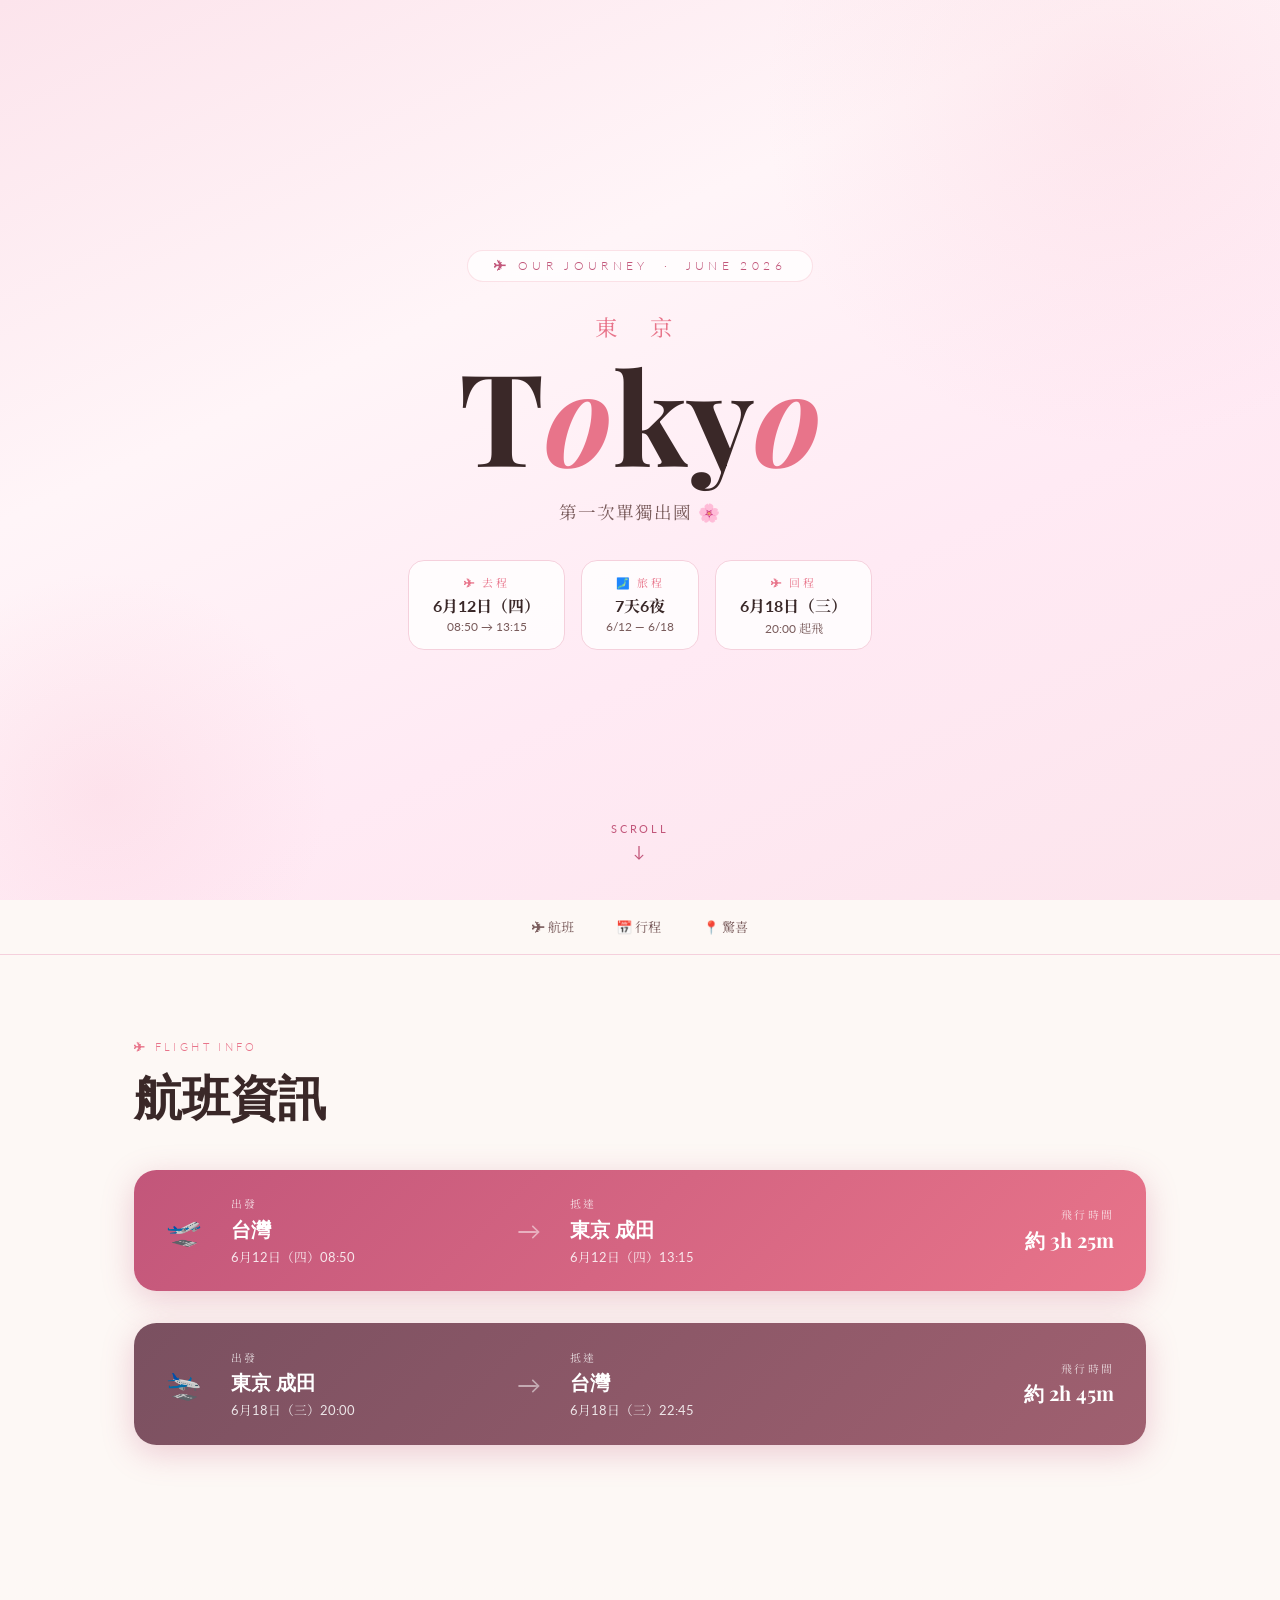
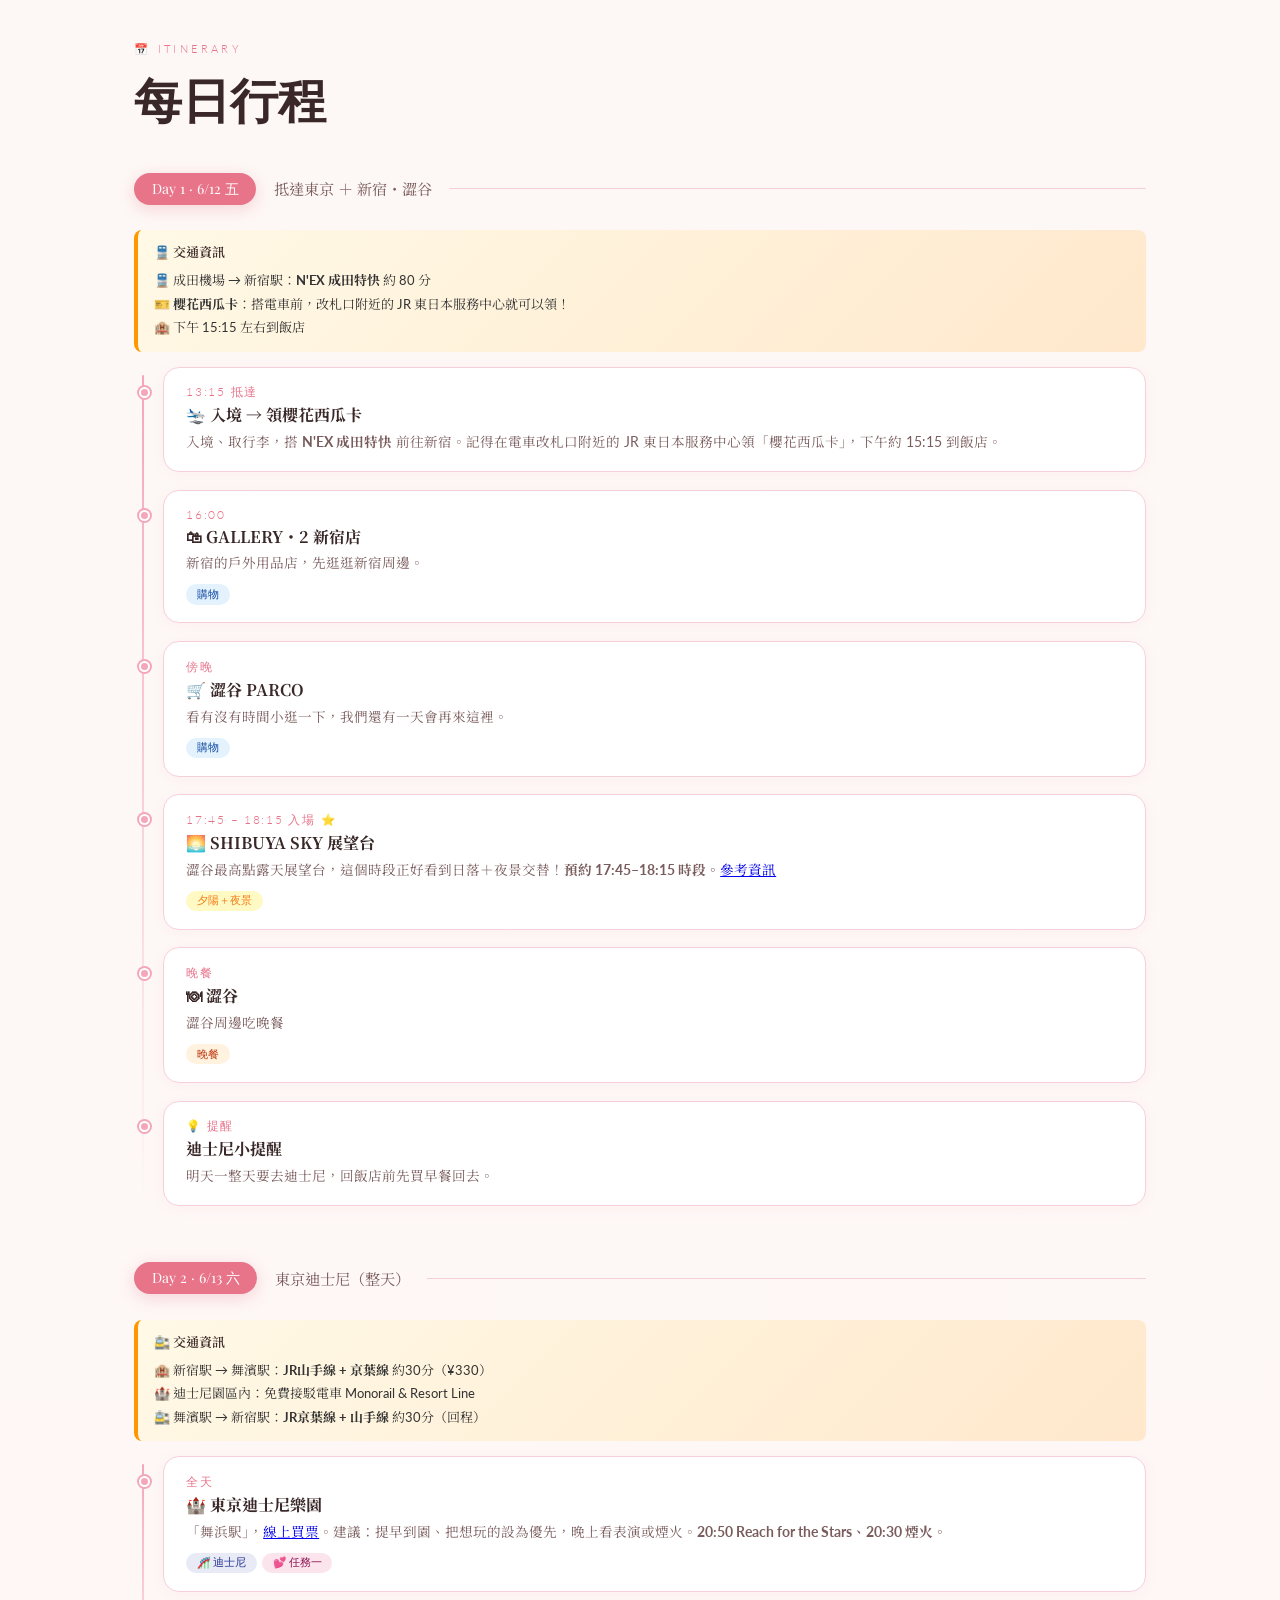
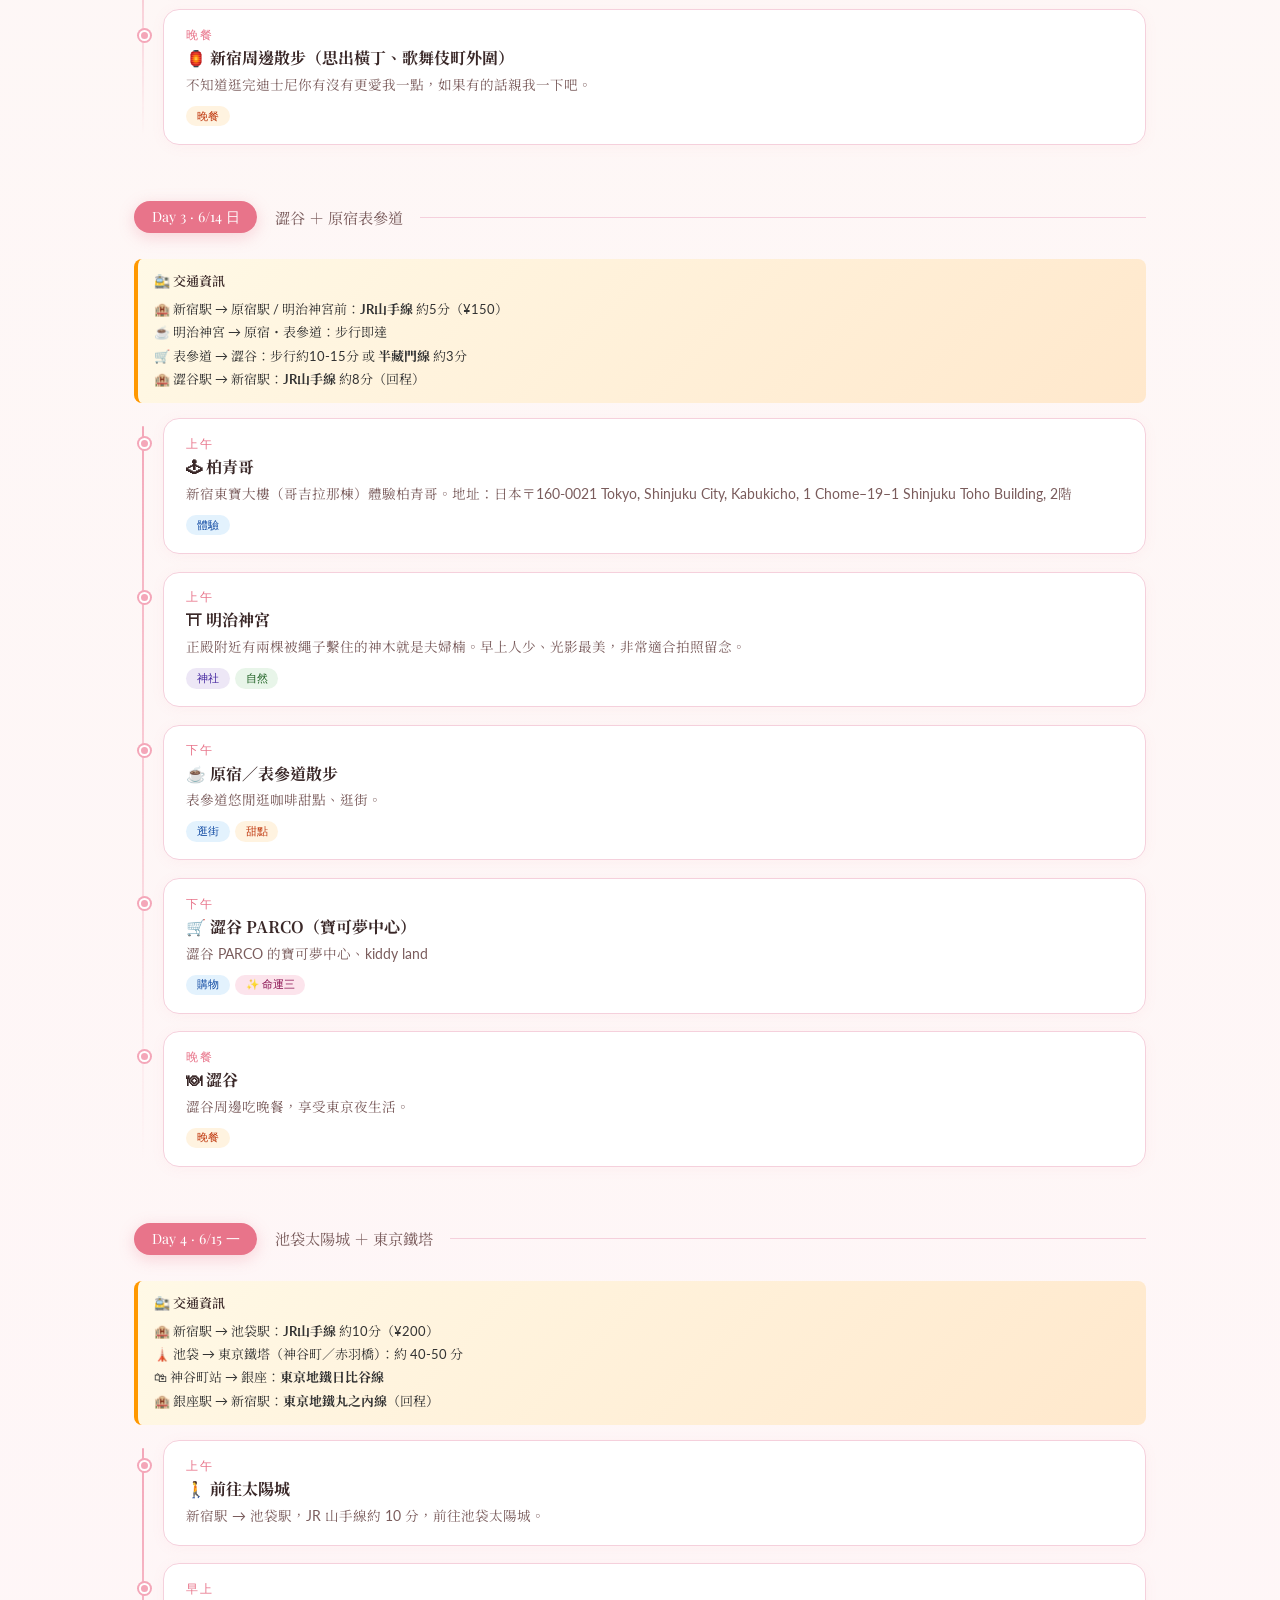
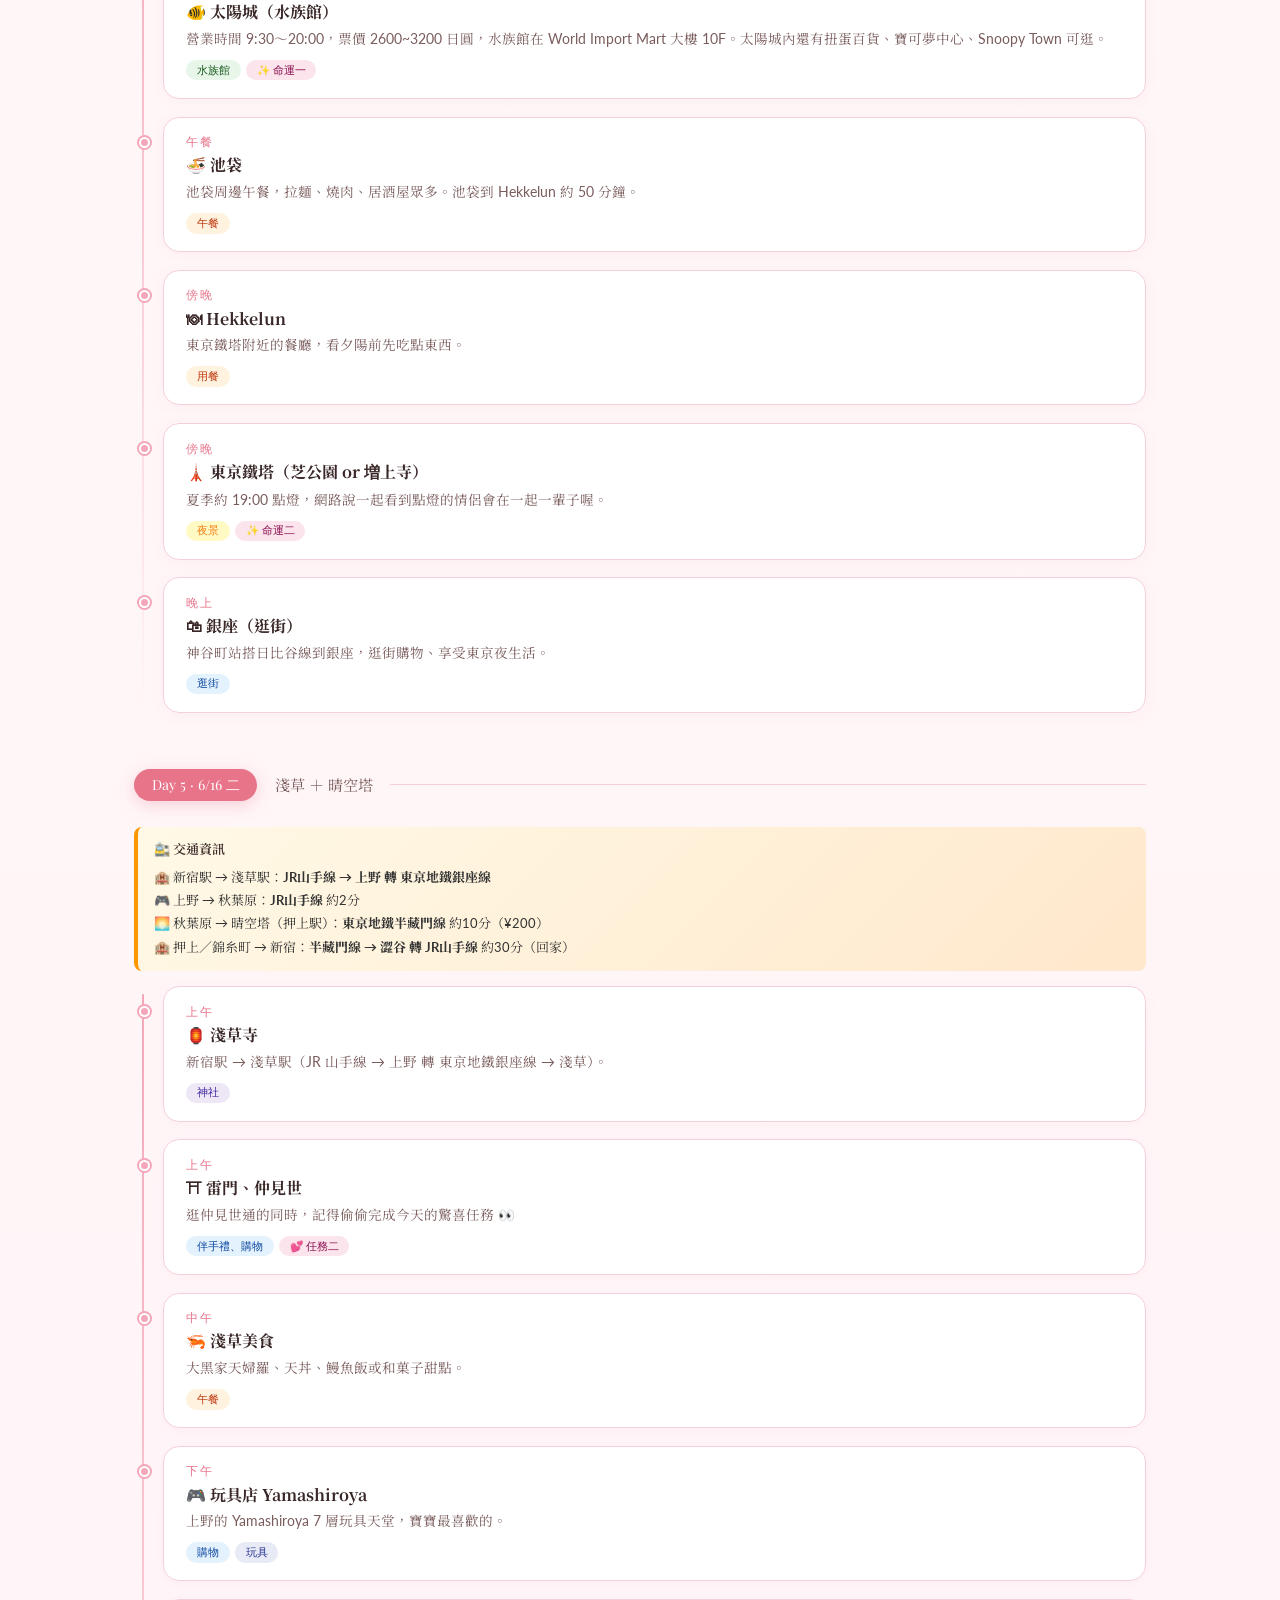
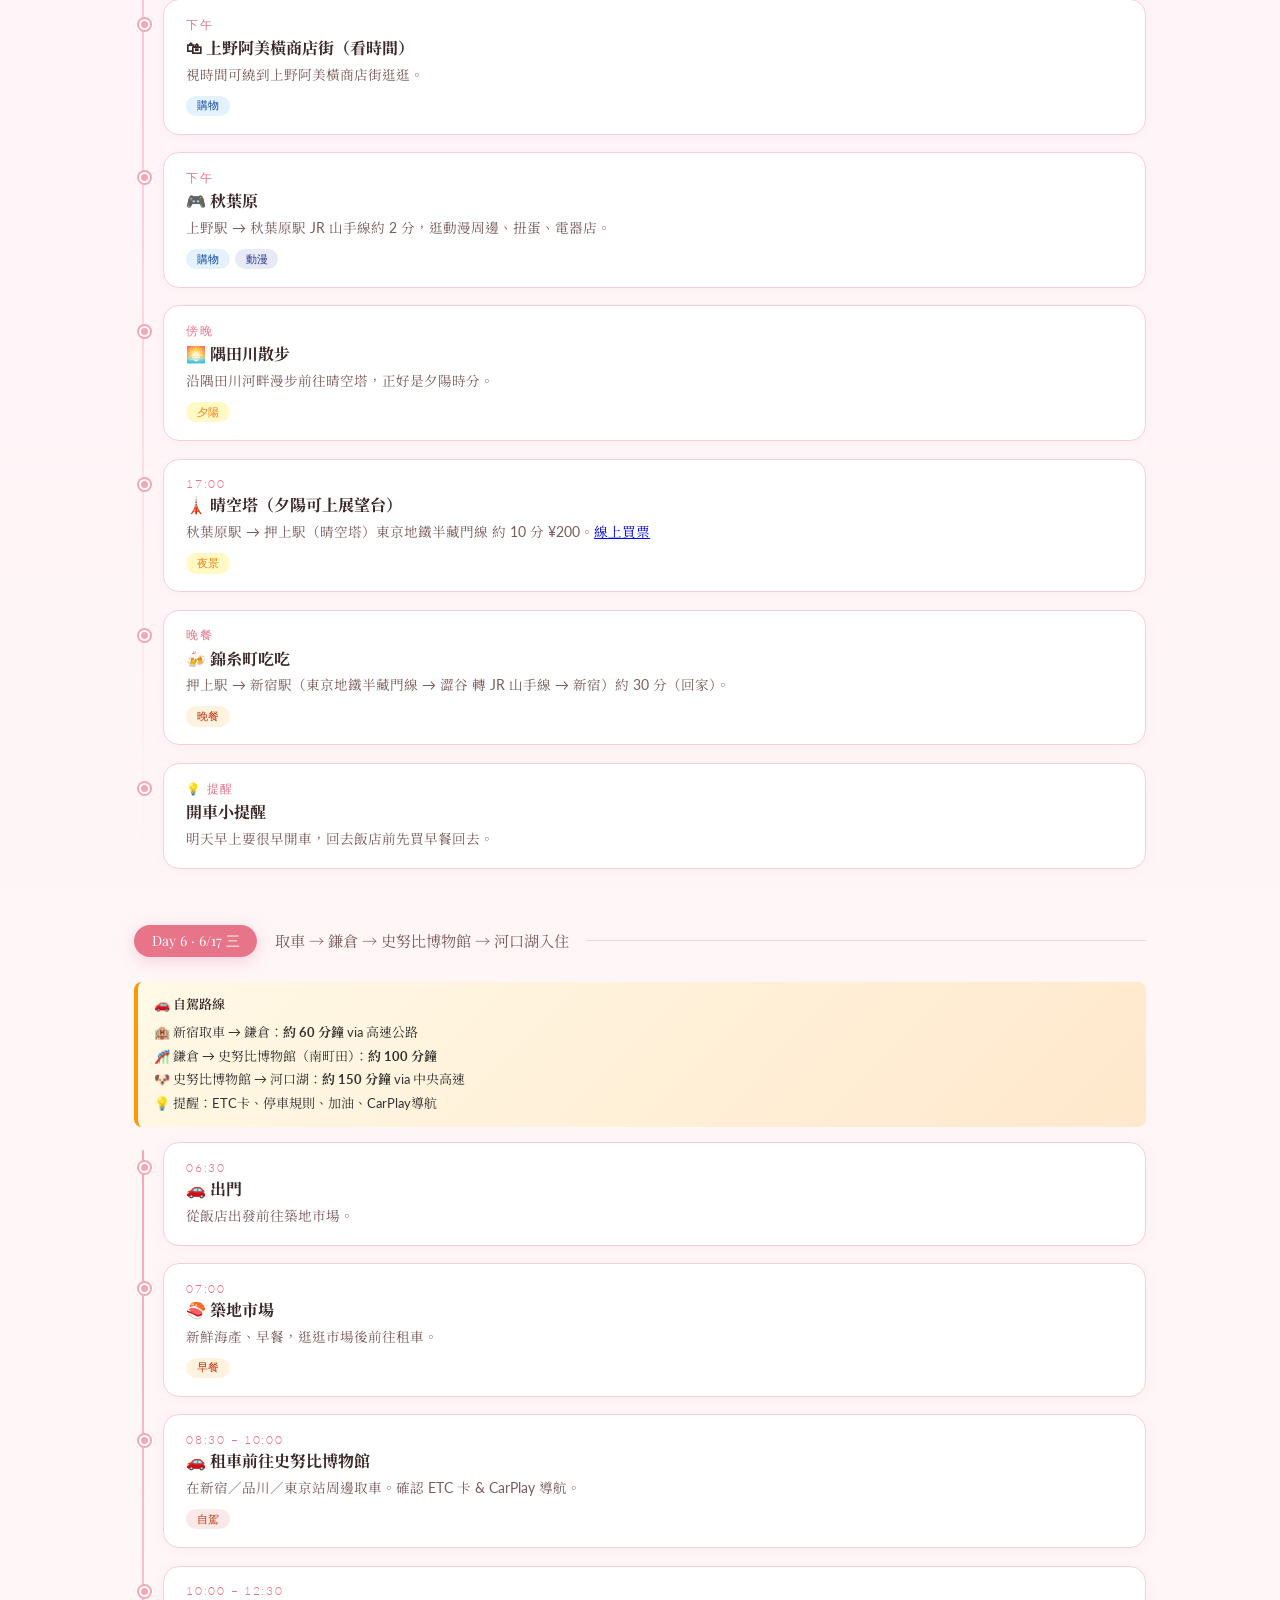
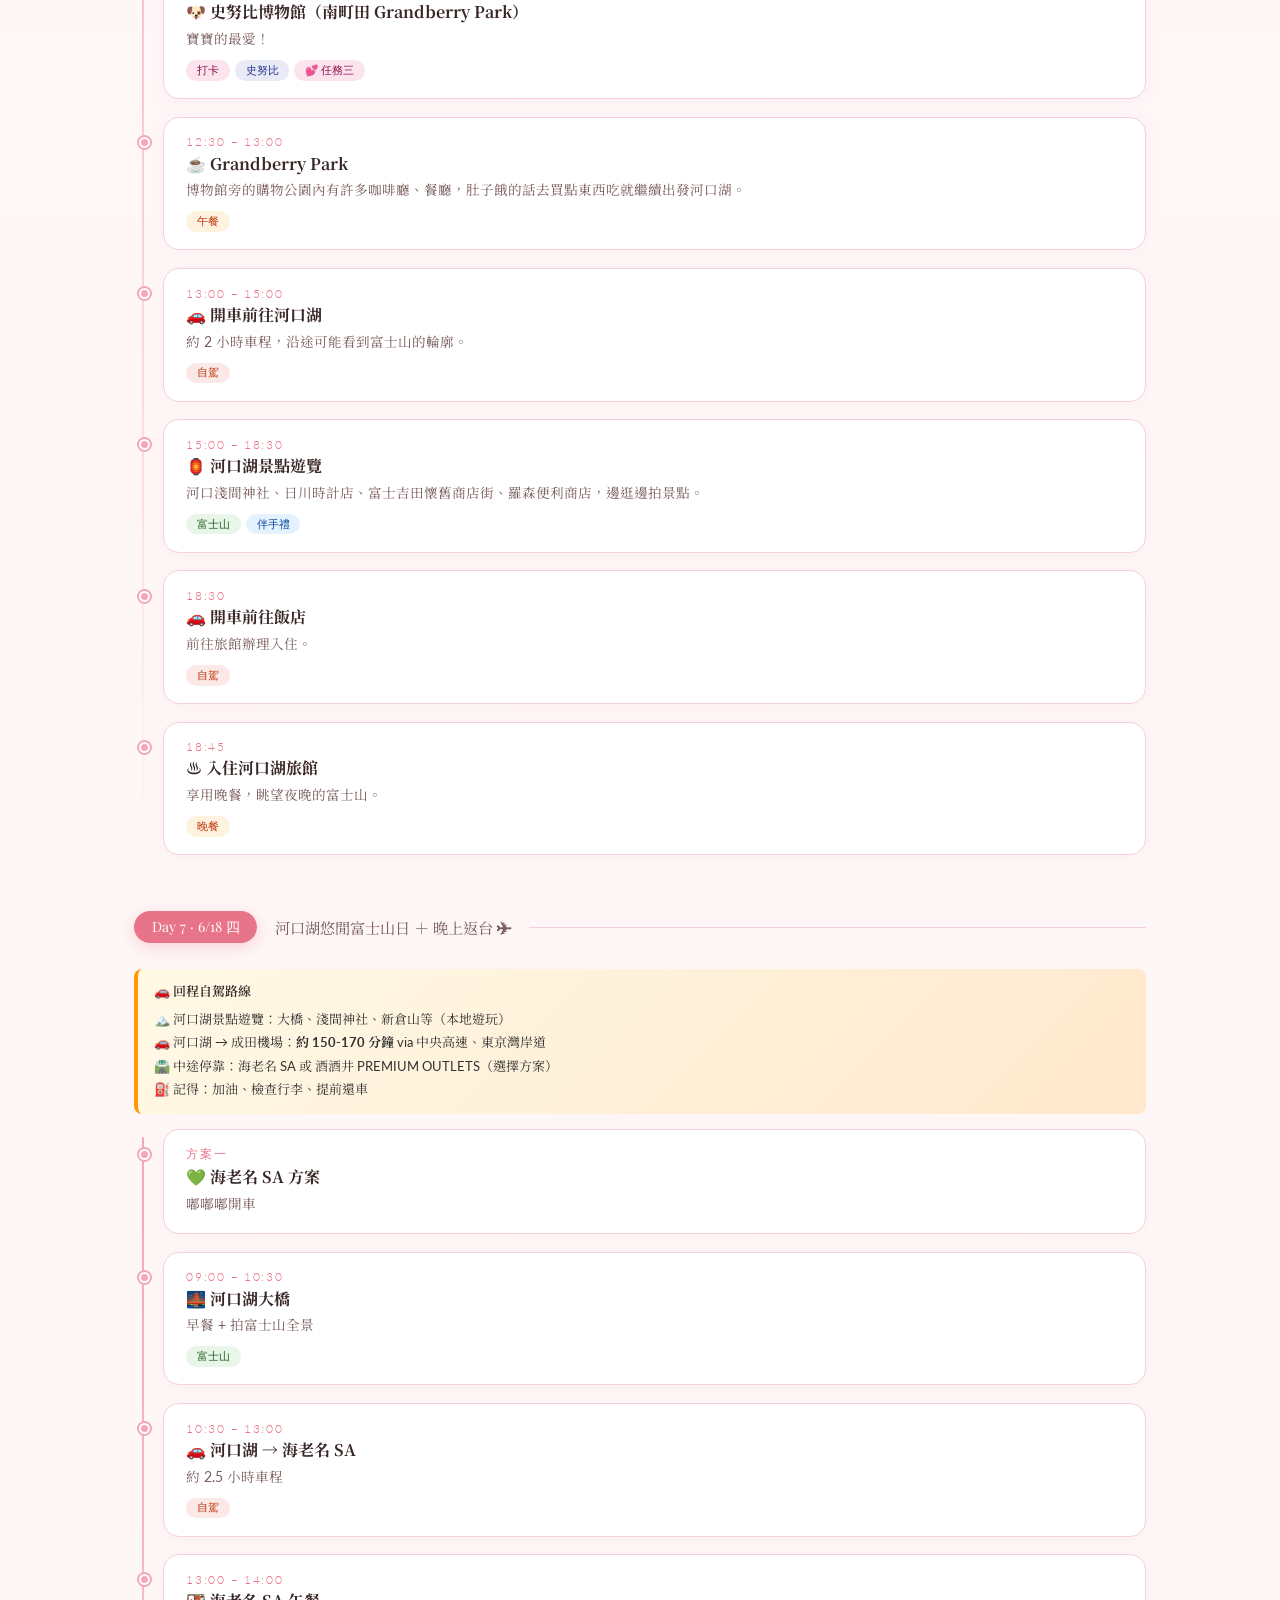
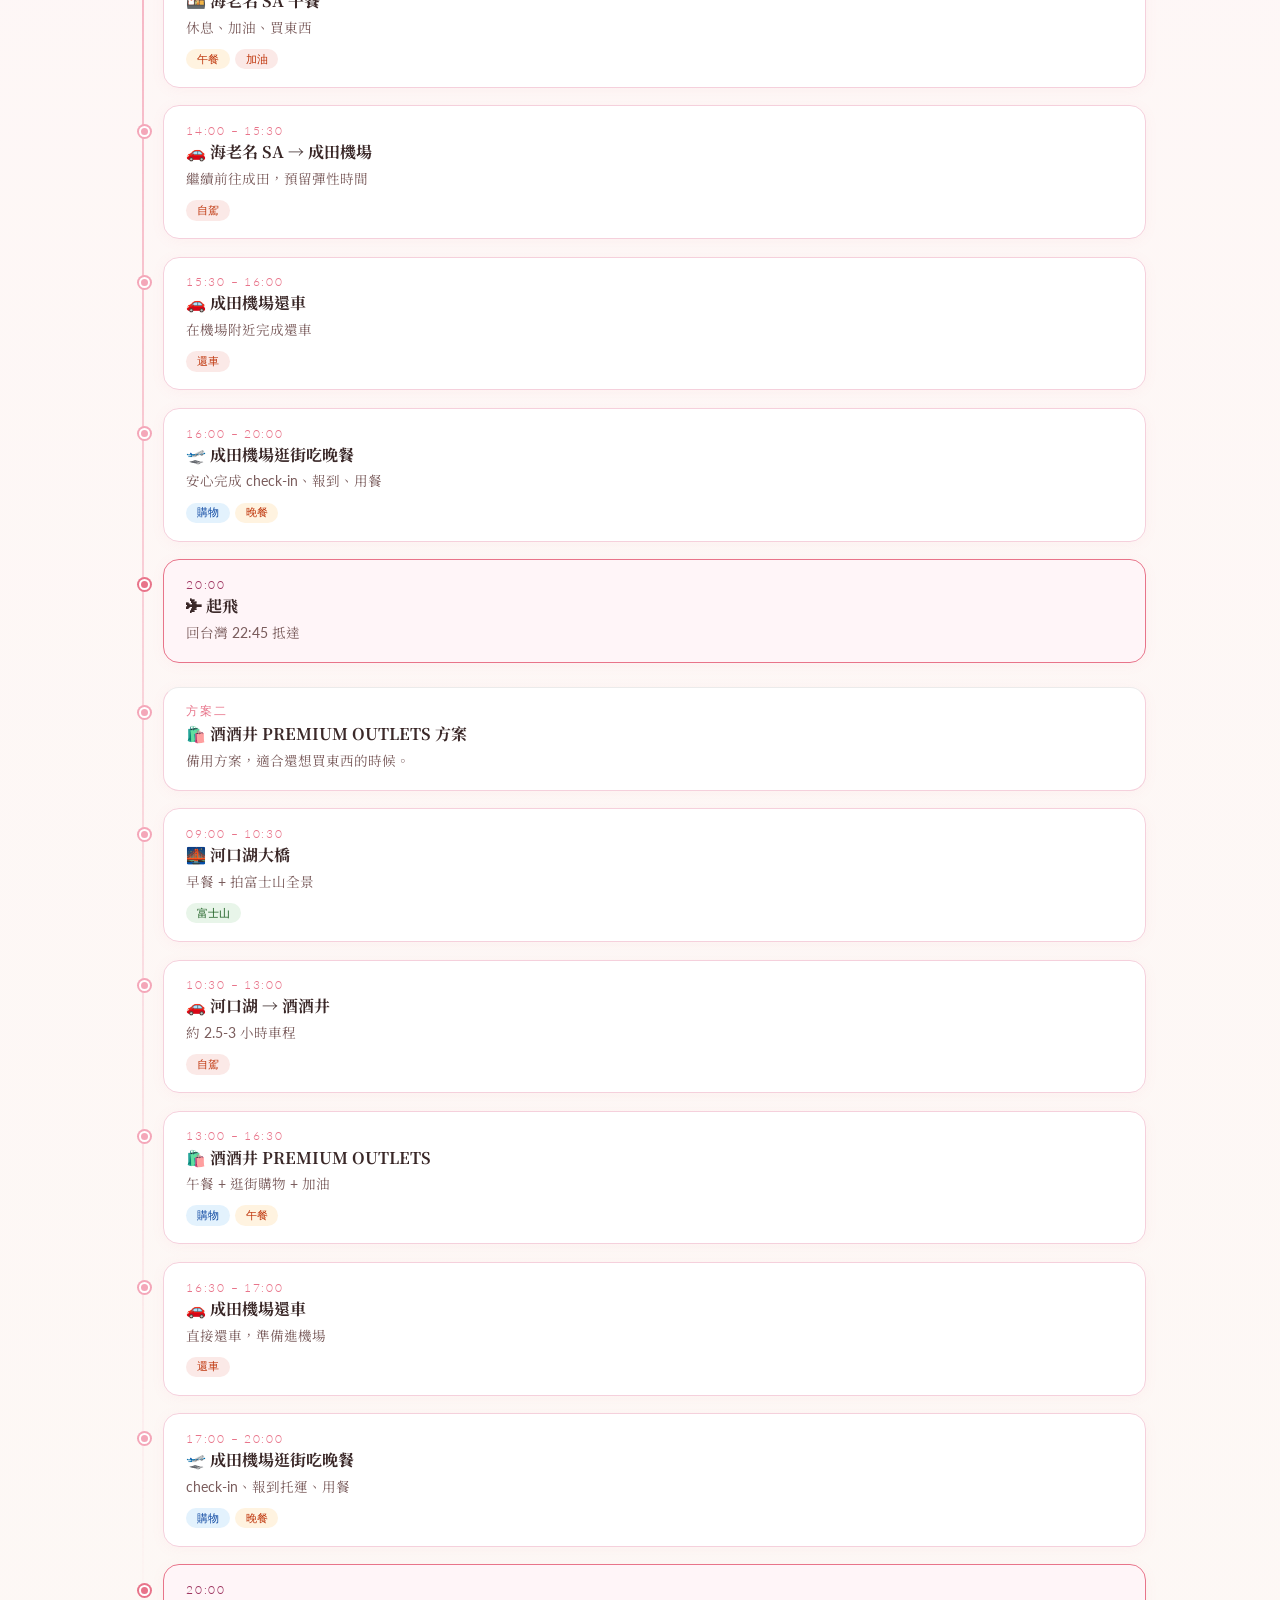
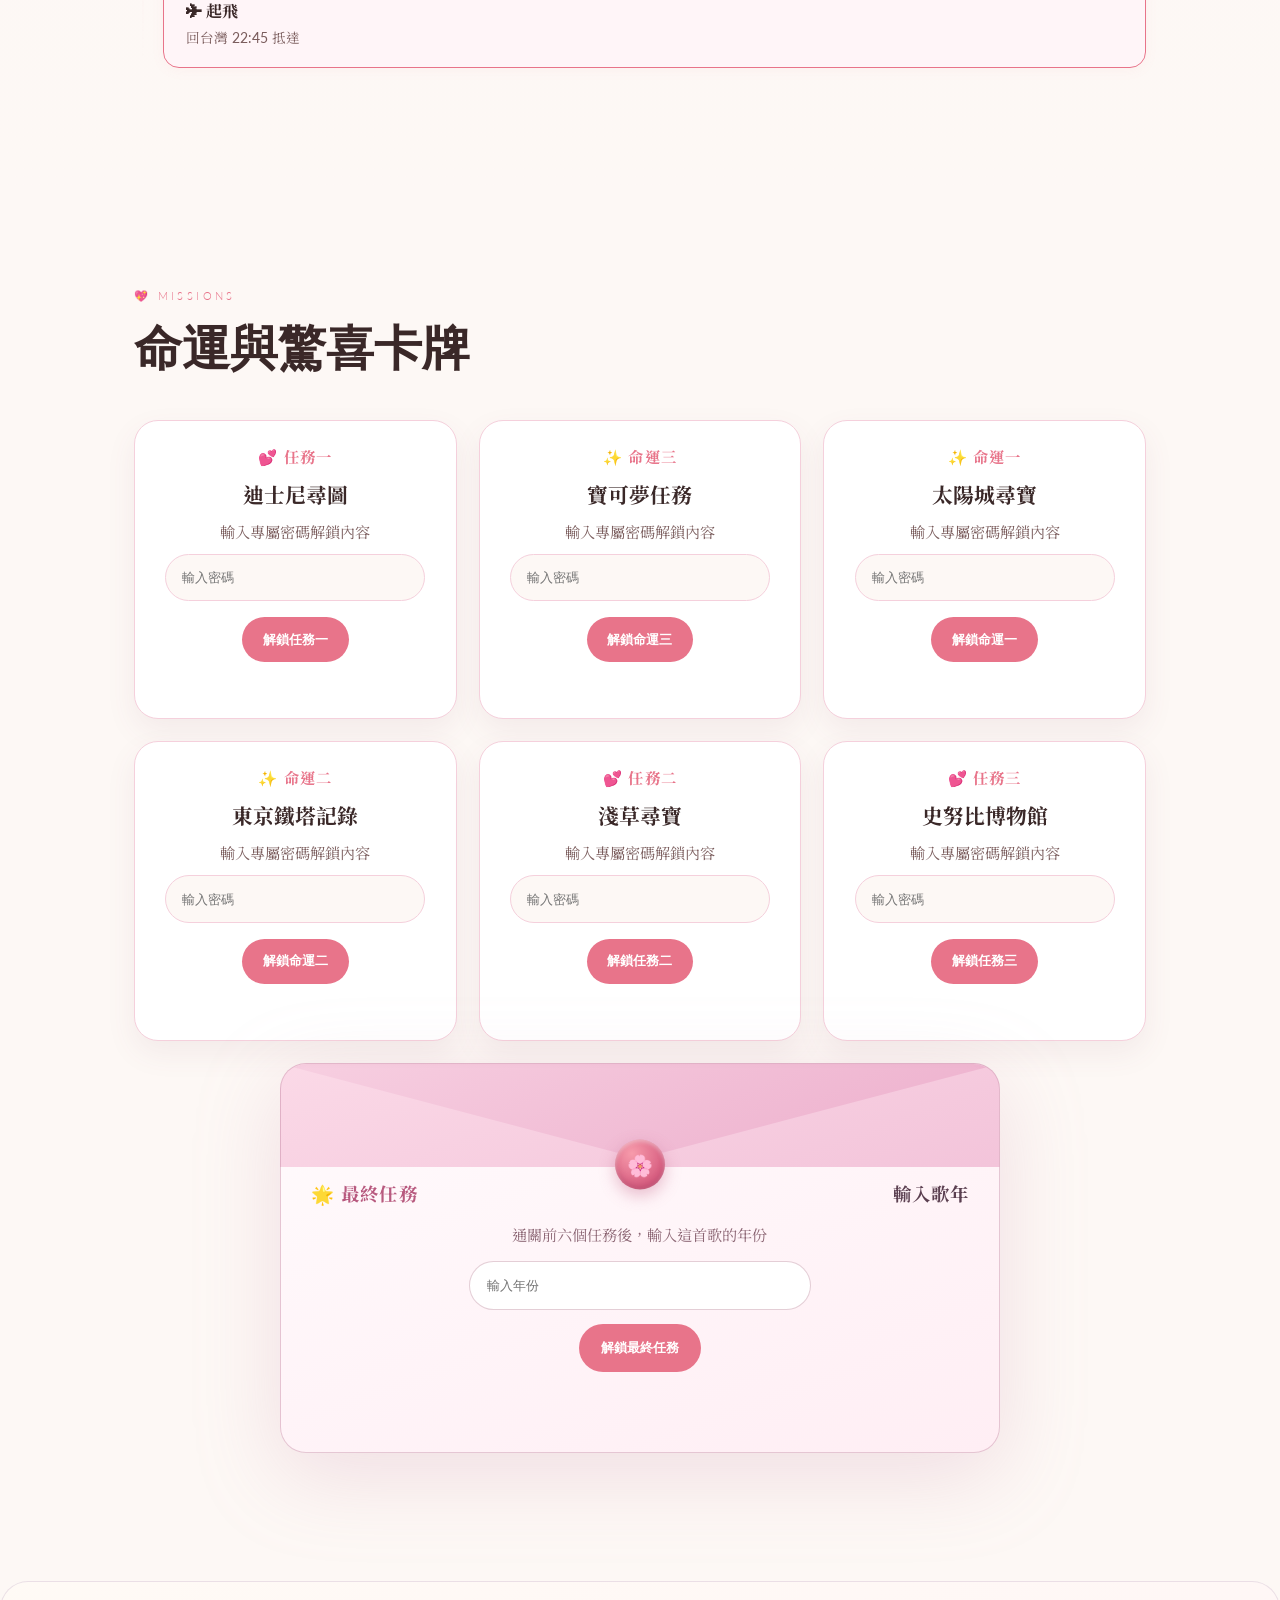
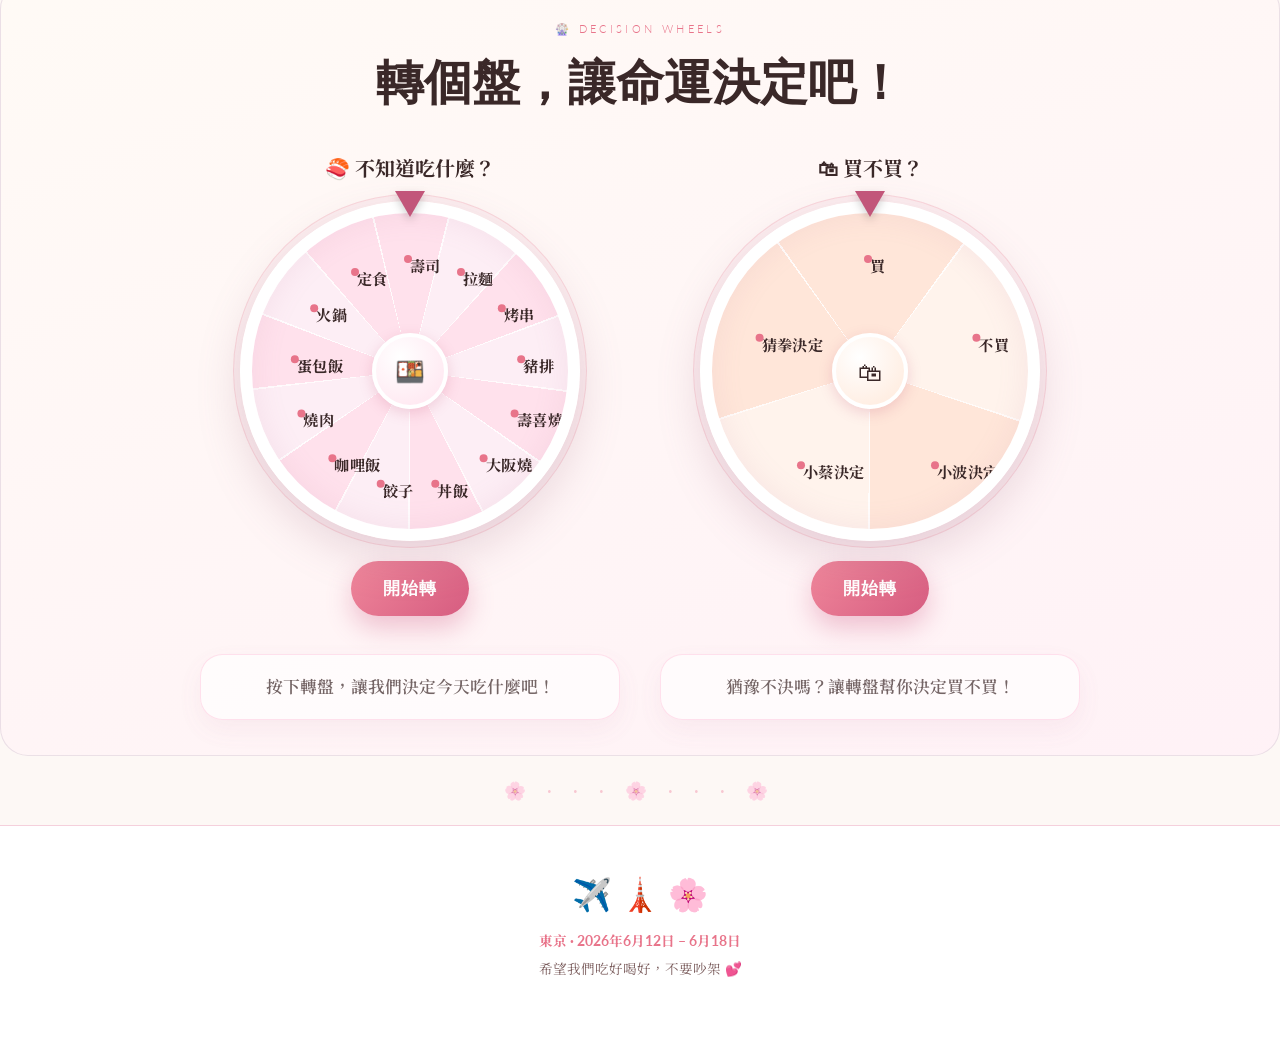
<file: index.html>
<!DOCTYPE html>
<html lang="zh-TW">
<head>
<meta charset="UTF-8">
<meta name="viewport" content="width=device-width, initial-scale=1.0">
<title>東京 · 我們的旅程 🌸</title>
<link rel="preconnect" href="https://fonts.googleapis.com">
<link href="https://fonts.googleapis.com/css2?family=Noto+Serif+TC:wght@300;400;600;700&family=Playfair+Display:ital,wght@0,400;0,700;1,400;1,700&family=Lato:wght@300;400;700&display=swap" rel="stylesheet">
<link rel="stylesheet" href="styles.css">

</head>
<body>

<div id="petals"></div>

<!-- HERO -->
<section id="hero">
  <div class="hero-deco d1"></div>
  <div class="hero-deco d2"></div>
  <div class="hero-inner">
    <div class="hero-pill">✈ Our Journey &nbsp;·&nbsp; June 2026</div>
    <div class="hero-jp">東 京</div>
    <h1 class="hero-title">T<em>o</em>ky<em>o</em></h1>
    <p class="hero-sub">第一次單獨出國 🌸</p>
    <div class="hero-dates">
      <div class="hdb">
        <div class="hdb-label">✈ 去程</div>
        <div class="hdb-val">6月12日（四）</div>
        <div class="hdb-sub">08:50 → 13:15</div>
      </div>
      <div class="hdb">
        <div class="hdb-label">🗾 旅程</div>
        <div class="hdb-val">7天6夜</div>
        <div class="hdb-sub">6/12 — 6/18</div>
      </div>
      <div class="hdb">
        <div class="hdb-label">✈ 回程</div>
        <div class="hdb-val">6月18日（三）</div>
        <div class="hdb-sub">20:00 起飛</div>
      </div>
    </div>
  </div>
  <div class="hero-scroll">SCROLL</div>
</section>

<!-- NAV -->
<nav id="mainnav">
  <button onclick="goTo('flights',this)" class="active">✈ 航班</button>
  <button onclick="goTo('itinerary',this)">📅 行程</button>
  <button onclick="goTo('spots',this)">📍 驚喜</button>
</nav>

<!-- FLIGHTS -->
<div id="flights">
<div class="sw">
  <div class="eyebrow">✈ FLIGHT INFO</div>
  <h2 class="stitle">航班資訊</h2>
  <div class="flight-strip">
    <div class="fi-plane">🛫</div>
    <div class="fi"><div class="fi-label">出發</div><div class="fi-val">台灣</div><div class="fi-sub">6月12日（四）08:50</div></div>
    <div class="fi-arrow">→</div>
    <div class="fi"><div class="fi-label">抵達</div><div class="fi-val">東京 成田</div><div class="fi-sub">6月12日（四）13:15</div></div>
    <div class="fi" style="text-align:right"><div class="fi-label">飛行時間</div><div class="fi-val">約 3h 25m</div></div>
  </div>
  <div class="flight-strip" style="background: linear-gradient(135deg,#7a5060,#a06070)">
    <div class="fi-plane">🛬</div>
    <div class="fi"><div class="fi-label">出發</div><div class="fi-val">東京 成田</div><div class="fi-sub">6月18日（三）20:00</div></div>
    <div class="fi-arrow">→</div>
    <div class="fi"><div class="fi-label">抵達</div><div class="fi-val">台灣</div><div class="fi-sub">6月18日（三）22:45</div></div>
    <div class="fi" style="text-align:right"><div class="fi-label">飛行時間</div><div class="fi-val">約 2h 45m</div></div>
  </div>
</div>
</div>

<!-- ITINERARY -->
<div id="itinerary" style="background:linear-gradient(180deg,var(--cream) 0%,#fff5f8 50%,var(--cream) 100%)">
<div class="sw">
  <div class="eyebrow">📅 ITINERARY</div>
  <h2 class="stitle">每日行程</h2>

  <!-- Day 1 -->
  <div class="day-block">
    <div class="day-header">
      <div class="day-badge">Day 1 · 6/12 五</div>
      <div class="day-txt">抵達東京 ＋ 新宿・澀谷</div>
      <div class="day-rule"></div>
    </div>
    <!-- 交通資訊卡 -->
    <div style="background: linear-gradient(135deg, #fff9e6 0%, #ffe8cc 100%); padding: 12px 16px; border-radius: 8px; margin-bottom: 15px; font-size: 13px; border-left: 4px solid #ff9800;">
      <div style="font-weight: 600; margin-bottom: 8px;">🚆 交通資訊</div>
      <div style="line-height: 1.8; color: #333;">
        <div>🚆 成田機場 → 新宿駅：<strong>N'EX 成田特快</strong> 約 80 分</div>
        <div>🎫 <strong>櫻花西瓜卡</strong>：搭電車前，改札口附近的 JR 東日本服務中心就可以領！</div>
        <div>🏨 下午 15:15 左右到飯店</div>
      </div>
    </div>
    <div class="timeline">
      <div class="tl-item">
        <div class="tl-dot"></div>
        <div class="tl-time">13:15 抵達</div>
        <div class="tl-name">🛬 入境 → 領櫻花西瓜卡</div>
        <div class="tl-desc">入境、取行李，搭 <strong>N'EX 成田特快</strong> 前往新宿。記得在電車改札口附近的 JR 東日本服務中心領「櫻花西瓜卡」，下午約 15:15 到飯店。</div>
      </div>
      <div class="tl-item">
        <div class="tl-dot"></div>
        <div class="tl-time">16:00</div>
        <div class="tl-name">🛍 GALLERY・2 新宿店</div>
        <div class="tl-desc">新宿的戶外用品店，先逛逛新宿周邊。</div>
        <div class="tags"><span class="tag tag-shop">購物</span></div>
      </div>
      <div class="tl-item">
        <div class="tl-dot"></div>
        <div class="tl-time">傍晚</div>
        <div class="tl-name">🛒 澀谷 PARCO</div>
        <div class="tl-desc">看有沒有時間小逛一下，我們還有一天會再來這裡。</div>
        <div class="tags"><span class="tag tag-shop">購物</span></div>
      </div>
      <div class="tl-item">
        <div class="tl-dot"></div>
        <div class="tl-time">17:45 – 18:15 入場 ⭐</div>
        <div class="tl-name">🌅 SHIBUYA SKY 展望台</div>
        <div class="tl-desc">澀谷最高點露天展望台，這個時段正好看到日落＋夜景交替！<strong>預約 17:45–18:15 時段。</strong><a href="https://www.gltjp.com/zh-hant/article/item/20381/#zh-10-80">參考資訊</a></div>
        <div class="tags"><span class="tag tag-view">夕陽＋夜景</span></div>
      </div>
      <div class="tl-item">
        <div class="tl-dot"></div>
        <div class="tl-time">晚餐</div>
        <div class="tl-name">🍽 澀谷</div>
        <div class="tl-desc">澀谷周邊吃晚餐</div>
        <div class="tags"><span class="tag tag-food">晚餐</span></div>
      </div>
      <div class="tl-item">
        <div class="tl-dot"></div>
        <div class="tl-time">💡 提醒</div>
        <div class="tl-name">迪士尼小提醒</div>
        <div class="tl-desc">明天一整天要去迪士尼，回飯店前先買早餐回去。</div>
      </div>
    </div>
  </div>
 
  <!-- Day 2 -->
  <div class="day-block">
    <div class="day-header">
      <div class="day-badge">Day 2 · 6/13 六</div>
      <div class="day-txt">東京迪士尼（整天）</div>
      <div class="day-rule"></div>
    </div>
    <!-- 交通資訊卡 -->
    <div style="background: linear-gradient(135deg, #fff9e6 0%, #ffe8cc 100%); padding: 12px 16px; border-radius: 8px; margin-bottom: 15px; font-size: 13px; border-left: 4px solid #ff9800;">
      <div style="font-weight: 600; margin-bottom: 8px;">🚉 交通資訊</div>
      <div style="line-height: 1.8; color: #333;">
        <div>🏨 新宿駅 → 舞濱駅：<strong>JR山手線 + 京葉線</strong> 約30分（¥330）</div>
        <div>🏰 迪士尼園區內：免費接駁電車 Monorail & Resort Line</div>
        <div>🚉 舞濱駅 → 新宿駅：<strong>JR京葉線 + 山手線</strong> 約30分（回程）</div>
      </div>
    </div>
    <div class="timeline">
      <div class="tl-item">
        <div class="tl-dot"></div>
        <div class="tl-time">全天</div>
        <div class="tl-name">🏰 東京迪士尼樂園</div>
        <div class="tl-desc">「舞浜駅」，<a href="https://www.tokyodisneyresort.jp/tc/tdl/">線上買票</a>。建議：提早到園、把想玩的設為優先，晚上看表演或煙火。<strong>20:50 Reach for the Stars、20:30 煙火。</strong></div>
        <div class="tags"><span class="tag tag-disney">🎢 迪士尼</span><span class="tag tag-romance">💕 任務一</span></div>
      </div>
      <div class="tl-item">
        <div class="tl-dot"></div>
        <div class="tl-time">晚餐</div>
        <div class="tl-name">🏮 新宿周邊散步（思出橫丁、歌舞伎町外圍）</div>
        <div class="tl-desc">不知道逛完迪士尼你有沒有更愛我一點，如果有的話親我一下吧。</div>
        <div class="tags"><span class="tag tag-food">晚餐</span></div>
      </div>
    </div>
  </div>
 
  <!-- Day 3 -->
  <div class="day-block">
    <div class="day-header">
      <div class="day-badge">Day 3 · 6/14 日</div>
      <div class="day-txt">澀谷 ＋ 原宿表參道</div>
      <div class="day-rule"></div>
    </div>
    <!-- 交通資訊卡 -->
    <div style="background: linear-gradient(135deg, #fff9e6 0%, #ffe8cc 100%); padding: 12px 16px; border-radius: 8px; margin-bottom: 15px; font-size: 13px; border-left: 4px solid #ff9800;">
      <div style="font-weight: 600; margin-bottom: 8px;">🚉 交通資訊</div>
      <div style="line-height: 1.8; color: #333;">
        <div>🏨 新宿駅 → 原宿駅 / 明治神宮前：<strong>JR山手線</strong> 約5分（¥150）</div>
        <div>☕ 明治神宮 → 原宿・表參道：步行即達</div>
        <div>🛒 表參道 → 澀谷：步行約10-15分 或 <strong>半藏門線</strong> 約3分</div>
        <div>🏨 澀谷駅 → 新宿駅：<strong>JR山手線</strong> 約8分（回程）</div>
      </div>
    </div>
    <div class="timeline">
      <div class="tl-item">
        <div class="tl-dot"></div>
        <div class="tl-time">上午</div>
        <div class="tl-name">🕹 柏青哥</div>
        <div class="tl-desc">新宿東寶大樓（哥吉拉那棟）體驗柏青哥。地址：日本〒160-0021 Tokyo, Shinjuku City, Kabukicho, 1 Chome–19–1 Shinjuku Toho Building, 2階</div>
        <div class="tags"><span class="tag tag-shop">體驗</span></div>
      </div>
      <div class="tl-item">
        <div class="tl-dot"></div>
        <div class="tl-time">上午</div>
        <div class="tl-name">⛩ 明治神宮</div>
        <div class="tl-desc">正殿附近有兩棵被繩子繫住的神木就是夫婦楠。早上人少、光影最美，非常適合拍照留念。</div>
        <div class="tags"><span class="tag tag-shrine">神社</span><span class="tag tag-nature">自然</span></div>
      </div>
      <div class="tl-item">
        <div class="tl-dot"></div>
        <div class="tl-time">下午</div>
        <div class="tl-name">☕ 原宿／表參道散步</div>
        <div class="tl-desc">表參道悠閒逛咖啡甜點、逛街。</div>
        <div class="tags"><span class="tag tag-shop">逛街</span><span class="tag tag-food">甜點</span></div>
      </div>
      <div class="tl-item">
        <div class="tl-dot"></div>
        <div class="tl-time">下午</div>
        <div class="tl-name">🛒 澀谷 PARCO（寶可夢中心）</div>
        <div class="tl-desc">澀谷 PARCO 的寶可夢中心、kiddy land</div>
        <div class="tags"><span class="tag tag-shop">購物</span><span class="tag tag-romance">✨ 命運三</span></div>
      </div>
      <div class="tl-item">
        <div class="tl-dot"></div>
        <div class="tl-time">晚餐</div>
        <div class="tl-name">🍽 澀谷</div>
        <div class="tl-desc">澀谷周邊吃晚餐，享受東京夜生活。</div>
        <div class="tags"><span class="tag tag-food">晚餐</span></div>
      </div>
    </div>
  </div>
 
  <!-- Day 4 -->
  <div class="day-block">
    <div class="day-header">
      <div class="day-badge">Day 4 · 6/15 一</div>
      <div class="day-txt">池袋太陽城 ＋ 東京鐵塔</div>
      <div class="day-rule"></div>
    </div>
    <!-- 交通資訊卡 -->
    <div style="background: linear-gradient(135deg, #fff9e6 0%, #ffe8cc 100%); padding: 12px 16px; border-radius: 8px; margin-bottom: 15px; font-size: 13px; border-left: 4px solid #ff9800;">
      <div style="font-weight: 600; margin-bottom: 8px;">🚉 交通資訊</div>
      <div style="line-height: 1.8; color: #333;">
        <div>🏨 新宿駅 → 池袋駅：<strong>JR山手線</strong> 約10分（¥200）</div>
        <div>🗼 池袋 → 東京鐵塔（神谷町／赤羽橋）：約 40-50 分</div>
        <div>🛍 神谷町站 → 銀座：<strong>東京地鐵日比谷線</strong></div>
        <div>🏨 銀座駅 → 新宿駅：<strong>東京地鐵丸之內線</strong>（回程）</div>
      </div>
    </div>
    <div class="timeline">
      <div class="tl-item">
        <div class="tl-dot"></div>
        <div class="tl-time">上午</div>
        <div class="tl-name">🚶 前往太陽城</div>
        <div class="tl-desc">新宿駅 → 池袋駅，JR 山手線約 10 分，前往池袋太陽城。</div>
      </div>
      <div class="tl-item">
        <div class="tl-dot"></div>
        <div class="tl-time">早上</div>
        <div class="tl-name">🐠 太陽城（水族館）</div>
        <div class="tl-desc">營業時間 9:30～20:00，票價 2600~3200 日圓，水族館在 World Import Mart 大樓 10F。太陽城內還有扭蛋百貨、寶可夢中心、Snoopy Town 可逛。</div>
        <div class="tags"><span class="tag tag-nature">水族館</span><span class="tag tag-romance">✨ 命運一</span></div>
      </div>
      <div class="tl-item">
        <div class="tl-dot"></div>
        <div class="tl-time">午餐</div>
        <div class="tl-name">🍜 池袋</div>
        <div class="tl-desc">池袋周邊午餐，拉麵、燒肉、居酒屋眾多。池袋到 Hekkelun 約 50 分鐘。</div>
        <div class="tags"><span class="tag tag-food">午餐</span></div>
      </div>
      <div class="tl-item">
        <div class="tl-dot"></div>
        <div class="tl-time">傍晚</div>
        <div class="tl-name">🍽 Hekkelun</div>
        <div class="tl-desc">東京鐵塔附近的餐廳，看夕陽前先吃點東西。</div>
        <div class="tags"><span class="tag tag-food">用餐</span></div>
      </div>
      <div class="tl-item">
        <div class="tl-dot"></div>
        <div class="tl-time">傍晚</div>
        <div class="tl-name">🗼 東京鐵塔（芝公園 or 増上寺）</div>
        <div class="tl-desc">夏季約 19:00 點燈，網路說一起看到點燈的情侶會在一起一輩子喔。</div>
        <div class="tags"><span class="tag tag-view">夜景</span><span class="tag tag-romance">✨ 命運二</span></div>
      </div>
      <div class="tl-item">
        <div class="tl-dot"></div>
        <div class="tl-time">晚上</div>
        <div class="tl-name">🛍 銀座（逛街）</div>
        <div class="tl-desc">神谷町站搭日比谷線到銀座，逛街購物、享受東京夜生活。</div>
        <div class="tags"><span class="tag tag-shop">逛街</span></div>
      </div>
    </div>
  </div>
 
  <!-- Day 5 -->
  <div class="day-block">
    <div class="day-header">
      <div class="day-badge">Day 5 · 6/16 二</div>
      <div class="day-txt">淺草 ＋ 晴空塔</div>
      <div class="day-rule"></div>
    </div>
    <!-- 交通資訊卡 -->
    <div style="background: linear-gradient(135deg, #fff9e6 0%, #ffe8cc 100%); padding: 12px 16px; border-radius: 8px; margin-bottom: 15px; font-size: 13px; border-left: 4px solid #ff9800;">
      <div style="font-weight: 600; margin-bottom: 8px;">🚉 交通資訊</div>
      <div style="line-height: 1.8; color: #333;">
        <div>🏨 新宿駅 → 淺草駅：<strong>JR山手線 → 上野 轉 東京地鐵銀座線</strong></div>
        <div>🎮 上野 → 秋葉原：<strong>JR山手線</strong> 約2分</div>
        <div>🌅 秋葉原 → 晴空塔（押上駅）：<strong>東京地鐵半藏門線</strong> 約10分（¥200）</div>
        <div>🏨 押上／錦糸町 → 新宿：<strong>半藏門線 → 澀谷 轉 JR山手線</strong> 約30分（回家）</div>
      </div>
    </div>
    <div class="timeline">
      <div class="tl-item">
        <div class="tl-dot"></div>
        <div class="tl-time">上午</div>
        <div class="tl-name">🏮 淺草寺</div>
        <div class="tl-desc">新宿駅 → 淺草駅（JR 山手線 → 上野 轉 東京地鐵銀座線 → 淺草）。</div>
        <div class="tags"><span class="tag tag-shrine">神社</span></div>
      </div>
      <div class="tl-item">
        <div class="tl-dot"></div>
        <div class="tl-time">上午</div>
        <div class="tl-name">⛩ 雷門、仲見世</div>
        <div class="tl-desc">逛仲見世通的同時，記得偷偷完成今天的驚喜任務 👀</div>
        <div class="tags"><span class="tag tag-shop">伴手禮、購物</span><span class="tag tag-romance">💕 任務二</span></div>
      </div>
      <div class="tl-item">
        <div class="tl-dot"></div>
        <div class="tl-time">中午</div>
        <div class="tl-name">🦐 淺草美食</div>
        <div class="tl-desc">大黑家天婦羅、天丼、鰻魚飯或和菓子甜點。</div>
        <div class="tags"><span class="tag tag-food">午餐</span></div>
      </div>
      <div class="tl-item">
        <div class="tl-dot"></div>
        <div class="tl-time">下午</div>
        <div class="tl-name">🎮 玩具店 Yamashiroya</div>
        <div class="tl-desc">上野的 Yamashiroya 7 層玩具天堂，寶寶最喜歡的。</div>
        <div class="tags"><span class="tag tag-shop">購物</span><span class="tag tag-disney">玩具</span></div>
      </div>
      <div class="tl-item">
        <div class="tl-dot"></div>
        <div class="tl-time">下午</div>
        <div class="tl-name">🛍 上野阿美橫商店街（看時間）</div>
        <div class="tl-desc">視時間可繞到上野阿美橫商店街逛逛。</div>
        <div class="tags"><span class="tag tag-shop">購物</span></div>
      </div>
      <div class="tl-item">
        <div class="tl-dot"></div>
        <div class="tl-time">下午</div>
        <div class="tl-name">🎮 秋葉原</div>
        <div class="tl-desc">上野駅 → 秋葉原駅 JR 山手線約 2 分，逛動漫周邊、扭蛋、電器店。</div>
        <div class="tags"><span class="tag tag-shop">購物</span><span class="tag tag-disney">動漫</span></div>
      </div>
      <div class="tl-item">
        <div class="tl-dot"></div>
        <div class="tl-time">傍晚</div>
        <div class="tl-name">🌅 隅田川散步</div>
        <div class="tl-desc">沿隅田川河畔漫步前往晴空塔，正好是夕陽時分。</div>
        <div class="tags"><span class="tag tag-view">夕陽</span></div>
      </div>
      <div class="tl-item">
        <div class="tl-dot"></div>
        <div class="tl-time">17:00</div>
        <div class="tl-name">🗼 晴空塔（夕陽可上展望台）</div>
        <div class="tl-desc">秋葉原駅 → 押上駅（晴空塔）東京地鐵半藏門線 約 10 分 ¥200。<a href="https://zh-hant.tokyo-skytree.jp/ticket/">線上買票</a></div>
        <div class="tags"><span class="tag tag-view">夜景</span></div>
      </div>
      <div class="tl-item">
        <div class="tl-dot"></div>
        <div class="tl-time">晚餐</div>
        <div class="tl-name">🍻 錦糸町吃吃</div>
        <div class="tl-desc">押上駅 → 新宿駅（東京地鐵半藏門線 → 澀谷 轉 JR 山手線 → 新宿）約 30 分（回家）。</div>
        <div class="tags"><span class="tag tag-food">晚餐</span></div>
      </div>
      <div class="tl-item">
        <div class="tl-dot"></div>
        <div class="tl-time">💡 提醒</div>
        <div class="tl-name">開車小提醒</div>
        <div class="tl-desc">明天早上要很早開車，回去飯店前先買早餐回去。</div>
      </div>
    </div>
  </div>
 
  <!-- Day 6 -->
  <div class="day-block">
    <div class="day-header">
      <div class="day-badge">Day 6 · 6/17 三</div>
      <div class="day-txt">取車 → 鎌倉 → 史努比博物館 → 河口湖入住</div>
      <div class="day-rule"></div>
    </div>
    <!-- 交通資訊卡 -->
    <div style="background: linear-gradient(135deg, #fff9e6 0%, #ffe8cc 100%); padding: 12px 16px; border-radius: 8px; margin-bottom: 15px; font-size: 13px; border-left: 4px solid #ff9800;">
      <div style="font-weight: 600; margin-bottom: 8px;">🚗 自駕路線</div>
      <div style="line-height: 1.8; color: #333;">
        <div>🏨 新宿取車 → 鎌倉：<strong>約 60 分鐘</strong> via 高速公路</div>
        <div>🎢 鎌倉 → 史努比博物館（南町田）：<strong>約 100 分鐘</strong></div>
        <div>🐶 史努比博物館 → 河口湖：<strong>約 150 分鐘</strong> via 中央高速</div>
        <div>💡 提醒：ETC卡、停車規則、加油、CarPlay導航</div>
      </div>
    </div>
    <div class="timeline">
      <div class="tl-item">
        <div class="tl-dot"></div>
        <div class="tl-time">06:30</div>
        <div class="tl-name">🚗 出門</div>
        <div class="tl-desc">從飯店出發前往築地市場。</div>
      </div>
      <div class="tl-item">
        <div class="tl-dot"></div>
        <div class="tl-time">07:00</div>
        <div class="tl-name">🍣 築地市場</div>
        <div class="tl-desc">新鮮海產、早餐，逛逛市場後前往租車。</div>
        <div class="tags"><span class="tag tag-food">早餐</span></div>
      </div>
      <div class="tl-item">
        <div class="tl-dot"></div>
        <div class="tl-time">08:30 – 10:00</div>
        <div class="tl-name">🚗 租車前往史努比博物館</div>
        <div class="tl-desc">在新宿／品川／東京站周邊取車。確認 ETC 卡 &amp; CarPlay 導航。</div>
        <div class="tags"><span class="tag tag-drive">自駕</span></div>
      </div>
      <div class="tl-item">
        <div class="tl-dot"></div>
        <div class="tl-time">10:00 – 12:30</div>
        <div class="tl-name">🐶 史努比博物館（南町田 Grandberry Park）</div>
        <div class="tl-desc">寶寶的最愛！</div>
        <div class="tags"><span class="tag tag-romance">打卡</span><span class="tag tag-disney">史努比</span><span class="tag tag-romance">💕 任務三</span></div>
      </div>
      <div class="tl-item">
        <div class="tl-dot"></div>
        <div class="tl-time">12:30 – 13:00</div>
        <div class="tl-name">☕ Grandberry Park</div>
        <div class="tl-desc">博物館旁的購物公園內有許多咖啡廳、餐廳，肚子餓的話去買點東西吃就繼續出發河口湖。</div>
        <div class="tags"><span class="tag tag-food">午餐</span></div>
      </div>
      <div class="tl-item">
        <div class="tl-dot"></div>
        <div class="tl-time">13:00 – 15:00</div>
        <div class="tl-name">🚗 開車前往河口湖</div>
        <div class="tl-desc">約 2 小時車程，沿途可能看到富士山的輪廓。</div>
        <div class="tags"><span class="tag tag-drive">自駕</span></div>
      </div>
      <div class="tl-item">
        <div class="tl-dot"></div>
        <div class="tl-time">15:00 – 18:30</div>
        <div class="tl-name">🏮 河口湖景點遊覽</div>
        <div class="tl-desc">河口淺間神社、日川時計店、富士吉田懷舊商店街、羅森便利商店，邊逛邊拍景點。</div>
        <div class="tags"><span class="tag tag-nature">富士山</span><span class="tag tag-shop">伴手禮</span></div>
      </div>
      <div class="tl-item">
        <div class="tl-dot"></div>
        <div class="tl-time">18:30</div>
        <div class="tl-name">🚗 開車前往飯店</div>
        <div class="tl-desc">前往旅館辦理入住。</div>
        <div class="tags"><span class="tag tag-drive">自駕</span></div>
      </div>
      <div class="tl-item">
        <div class="tl-dot"></div>
        <div class="tl-time">18:45</div>
        <div class="tl-name">♨ 入住河口湖旅館</div>
        <div class="tl-desc">享用晚餐，眺望夜晚的富士山。</div>
        <div class="tags"><span class="tag tag-food">晚餐</span></div>
      </div>
    </div>
  </div>
 
  <!-- Day 7 -->
  <div class="day-block">
    <div class="day-header">
      <div class="day-badge">Day 7 · 6/18 四</div>
      <div class="day-txt">河口湖悠閒富士山日 ＋ 晚上返台 ✈</div>
      <div class="day-rule"></div>
    </div>
    <!-- 交通資訊卡 -->
    <div style="background: linear-gradient(135deg, #fff9e6 0%, #ffe8cc 100%); padding: 12px 16px; border-radius: 8px; margin-bottom: 15px; font-size: 13px; border-left: 4px solid #ff9800;">
      <div style="font-weight: 600; margin-bottom: 8px;">🚗 回程自駕路線</div>
      <div style="line-height: 1.8; color: #333;">
        <div>🏔️ 河口湖景點遊覽：大橋、淺間神社、新倉山等（本地遊玩）</div>
        <div>🚗 河口湖 → 成田機場：<strong>約 150-170 分鐘</strong> via 中央高速、東京灣岸道</div>
        <div>🛣️ 中途停靠：海老名 SA 或 酒酒井 PREMIUM OUTLETS（選擇方案）</div>
        <div>⛽ 記得：加油、檢查行李、提前還車</div>
      </div>
    </div>
    <div class="timeline">
      <div class="tl-item">
        <div class="tl-dot"></div>
        <div class="tl-time">方案一</div>
        <div class="tl-name">💚 海老名 SA 方案</div>
        <div class="tl-desc">嘟嘟嘟開車</div>
      </div>
      <div class="tl-item">
        <div class="tl-dot"></div>
        <div class="tl-time">09:00 – 10:30</div>
        <div class="tl-name">🌉 河口湖大橋</div>
        <div class="tl-desc">早餐 + 拍富士山全景</div>
        <div class="tags"><span class="tag tag-nature">富士山</span></div>
      </div>
      <div class="tl-item">
        <div class="tl-dot"></div>
        <div class="tl-time">10:30 – 13:00</div>
        <div class="tl-name">🚗 河口湖 → 海老名 SA</div>
        <div class="tl-desc">約 2.5 小時車程</div>
        <div class="tags"><span class="tag tag-drive">自駕</span></div>
      </div>
      <div class="tl-item">
        <div class="tl-dot"></div>
        <div class="tl-time">13:00 – 14:00</div>
        <div class="tl-name">🍱 海老名 SA 午餐</div>
        <div class="tl-desc">休息、加油、買東西</div>
        <div class="tags"><span class="tag tag-food">午餐</span><span class="tag tag-drive">加油</span></div>
      </div>
      <div class="tl-item">
        <div class="tl-dot"></div>
        <div class="tl-time">14:00 – 15:30</div>
        <div class="tl-name">🚗 海老名 SA → 成田機場</div>
        <div class="tl-desc">繼續前往成田，預留彈性時間</div>
        <div class="tags"><span class="tag tag-drive">自駕</span></div>
      </div>
      <div class="tl-item">
        <div class="tl-dot"></div>
        <div class="tl-time">15:30 – 16:00</div>
        <div class="tl-name">🚗 成田機場還車</div>
        <div class="tl-desc">在機場附近完成還車</div>
        <div class="tags"><span class="tag tag-drive">還車</span></div>
      </div>
      <div class="tl-item">
        <div class="tl-dot"></div>
        <div class="tl-time">16:00 – 20:00</div>
        <div class="tl-name">🛫 成田機場逛街吃晚餐</div>
        <div class="tl-desc">安心完成 check-in、報到、用餐</div>
        <div class="tags"><span class="tag tag-shop">購物</span><span class="tag tag-food">晚餐</span></div>
      </div>
      <div class="tl-item highlight">
        <div class="tl-dot"></div>
        <div class="tl-time">20:00</div>
        <div class="tl-name">✈ 起飛</div>
        <div class="tl-desc">回台灣 22:45 抵達</div>
      </div>
      <div class="tl-item" style="margin-top: 24px; border-top: 1px solid rgba(0,0,0,0.08); padding-top: 16px;">
        <div class="tl-dot"></div>
        <div class="tl-time">方案二</div>
        <div class="tl-name">🛍️ 酒酒井 PREMIUM OUTLETS 方案</div>
        <div class="tl-desc">備用方案，適合還想買東西的時候。</div>
      </div>
      <div class="tl-item">
        <div class="tl-dot"></div>
        <div class="tl-time">09:00 – 10:30</div>
        <div class="tl-name">🌉 河口湖大橋</div>
        <div class="tl-desc">早餐 + 拍富士山全景</div>
        <div class="tags"><span class="tag tag-nature">富士山</span></div>
      </div>
      <div class="tl-item">
        <div class="tl-dot"></div>
        <div class="tl-time">10:30 – 13:00</div>
        <div class="tl-name">🚗 河口湖 → 酒酒井</div>
        <div class="tl-desc">約 2.5-3 小時車程</div>
        <div class="tags"><span class="tag tag-drive">自駕</span></div>
      </div>
      <div class="tl-item">
        <div class="tl-dot"></div>
        <div class="tl-time">13:00 – 16:30</div>
        <div class="tl-name">🛍️ 酒酒井 PREMIUM OUTLETS</div>
        <div class="tl-desc">午餐 + 逛街購物 + 加油</div>
        <div class="tags"><span class="tag tag-shop">購物</span><span class="tag tag-food">午餐</span></div>
      </div>
      <div class="tl-item">
        <div class="tl-dot"></div>
        <div class="tl-time">16:30 – 17:00</div>
        <div class="tl-name">🚗 成田機場還車</div>
        <div class="tl-desc">直接還車，準備進機場</div>
        <div class="tags"><span class="tag tag-drive">還車</span></div>
      </div>
      <div class="tl-item">
        <div class="tl-dot"></div>
        <div class="tl-time">17:00 – 20:00</div>
        <div class="tl-name">🛫 成田機場逛街吃晚餐</div>
        <div class="tl-desc">check-in、報到托運、用餐</div>
        <div class="tags"><span class="tag tag-shop">購物</span><span class="tag tag-food">晚餐</span></div>
      </div>
      <div class="tl-item highlight">
        <div class="tl-dot"></div>
        <div class="tl-time">20:00</div>
        <div class="tl-name">✈ 起飛</div>
        <div class="tl-desc">回台灣 22:45 抵達</div>
      </div>
    </div>
  </div>
 
</div>
</div>
<!-- mission -->
<div id="spots">
  <div class="sw">
    <div class="eyebrow">💖 MISSIONS</div>
    <h2 class="stitle">命運與驚喜卡牌</h2>

    <div class="mission-grid">

      <div class="mission-gate" id="gate-mission1">
        <div class="mission-lock-card">
          <div class="mission-label">✨ 命運一</div>
          <div class="mission-title">太陽城尋寶</div>
          <div class="mission-sub">輸入專屬密碼解鎖內容</div>
          <input id="mission-password-mission1" type="password" placeholder="輸入密碼" aria-label="命運一密碼" />
          <button type="button" onclick="unlockMission('mission1')">解鎖命運一</button>
          <p class="mission-lock-msg" id="mission-lock-msg-mission1"></p>
        </div>
        <div class="mission-card" id="mission-card-mission1">
          <div class="flip-card" onclick="this.classList.toggle('flipped')">
            <div class="flip-card-inner">
              <div class="flip-card-front">
                <div class="mission-label">✨ 命運一</div>
                <div class="mission-icon"><img src="波波.png" alt="波波"></div>
                <div class="mission-title">太陽城尋寶</div>
                <div class="mission-sub">5分鐘內找到波加曼</div>
              </div>
              <div class="flip-card-back">
                <div class="mission-back-title">✨ 命運一</div>
                <div class="mission-task">5分鐘內在太陽城找到波加曼（任何商品都可以），找到就可以任選一家店，5分鐘的購買時間。失敗了就要全程牽我的手逛街。</div>
              </div>
            </div>
          </div>
        </div>
      </div>

      <div class="mission-gate" id="gate-mission2">
        <div class="mission-lock-card">
          <div class="mission-label">💕 任務一</div>
          <div class="mission-title">迪士尼尋圖</div>
          <div class="mission-sub">輸入專屬密碼解鎖內容</div>
          <input id="mission-password-mission2" type="password" placeholder="輸入密碼" aria-label="任務一密碼" />
          <button type="button" onclick="unlockMission('mission2')">解鎖任務一</button>
          <p class="mission-lock-msg" id="mission-lock-msg-mission2"></p>
        </div>
        <div class="mission-card" id="mission-card-mission2">
          <div class="flip-card" onclick="this.classList.toggle('flipped')">
            <div class="flip-card-inner">
              <div class="flip-card-front">
                <div class="mission-label">💕 任務一</div>
                <div class="mission-icon"><img src="micky.png" alt="米奇"></div>
                <div class="mission-title">迪士尼尋圖</div>
                <div class="mission-sub">找到卡牌上的圖片</div>
              </div>
              <div class="flip-card-back">
                <div class="mission-back-title">💕 任務一</div>
                <div class="mission-task">在迪士尼找到我放在卡牌上的圖片，只要找到就可以在迪士尼任選一樣禮物。</div>
              </div>
            </div>
          </div>
        </div>
      </div>

      <div class="mission-gate" id="gate-mission3">
        <div class="mission-lock-card">
          <div class="mission-label">💕 任務二</div>
          <div class="mission-title">淺草尋寶</div>
          <div class="mission-sub">輸入專屬密碼解鎖內容</div>
          <input id="mission-password-mission3" type="password" placeholder="輸入密碼" aria-label="任務二密碼" />
          <button type="button" onclick="unlockMission('mission3')">解鎖任務二</button>
          <p class="mission-lock-msg" id="mission-lock-msg-mission3"></p>
        </div>
        <div class="mission-card" id="mission-card-mission3">
          <div class="flip-card" onclick="this.classList.toggle('flipped')">
            <div class="flip-card-inner">
              <div class="flip-card-front">
                <div class="mission-label">💕 任務二</div>
                <div class="mission-icon">📸</div>
                <div class="mission-title">淺草尋寶</div>
                <div class="mission-sub">拍到兩津勘吉</div>
              </div>
              <div class="flip-card-back">
                <div class="mission-back-title">💕 任務二</div>
                <div class="mission-task">在淺草拍到任何一張兩津勘吉的照片（海報、周邊、漫畫都可以），成功的話今天的扭蛋就讓你扭到飽！</div>
              </div>
            </div>
          </div>
        </div>
      </div>

      <div class="mission-gate" id="gate-mission4">
        <div class="mission-lock-card">
          <div class="mission-label">✨ 命運二</div>
          <div class="mission-title">東京鐵塔記錄</div>
          <div class="mission-sub">輸入專屬密碼解鎖內容</div>
          <input id="mission-password-mission4" type="password" placeholder="輸入密碼" aria-label="命運二密碼" />
          <button type="button" onclick="unlockMission('mission4')">解鎖命運二</button>
          <p class="mission-lock-msg" id="mission-lock-msg-mission4"></p>
        </div>
        <div class="mission-card" id="mission-card-mission4">
          <div class="flip-card" onclick="this.classList.toggle('flipped')">
            <div class="flip-card-inner">
              <div class="flip-card-front">
                <div class="mission-label">✨ 命運二</div>
                <div class="mission-icon">🗼</div>
                <div class="mission-title">東京鐵塔記錄</div>
                <div class="mission-sub">錄影到點燈瞬間</div>
              </div>
              <div class="flip-card-back">
                <div class="mission-back-title">✨ 命運二</div>
                <div class="mission-task">在東京鐵塔錄影到點燈的瞬間，如果成功會有小禮物，失敗的話要在東京鐵塔親我臉頰一下嘻嘻。</div>
              </div>
            </div>
          </div>
        </div>
      </div>

      <div class="mission-gate" id="gate-mission5">
        <div class="mission-lock-card">
          <div class="mission-label">✨ 命運三</div>
          <div class="mission-title">寶可夢任務</div>
          <div class="mission-sub">輸入專屬密碼解鎖內容</div>
          <input id="mission-password-mission5" type="password" placeholder="輸入密碼" aria-label="命運三密碼" />
          <button type="button" onclick="unlockMission('mission5')">解鎖命運三</button>
          <p class="mission-lock-msg" id="mission-lock-msg-mission5"></p>
        </div>
        <div class="mission-card" id="mission-card-mission5">
          <div class="flip-card" onclick="this.classList.toggle('flipped')">
            <div class="flip-card-inner">
              <div class="flip-card-front">
                <div class="mission-label">✨ 命運三</div>
                <div class="mission-icon">💌</div>
                <div class="mission-title">寶可夢猜樓層</div>
                <div class="mission-sub">猜寶可夢中心幾樓</div>
              </div>
              <div class="flip-card-back">
                <div class="mission-back-title">✨ 命運三</div>
                <div class="mission-task">猜寶可夢中心在幾樓，猜對的話今天我請你吃飯，失敗了就要請我吃飯喽。</div>
              </div>
            </div>
          </div>
        </div>
      </div>

      <div class="mission-gate" id="gate-mission6">
        <div class="mission-lock-card">
          <div class="mission-label">💕 任務三</div>
          <div class="mission-title">史努比博物館</div>
          <div class="mission-sub">輸入專屬密碼解鎖內容</div>
          <input id="mission-password-mission6" type="password" placeholder="輸入密碼" aria-label="任務三密碼" />
          <button type="button" onclick="unlockMission('mission6')">解鎖任務三</button>
          <p class="mission-lock-msg" id="mission-lock-msg-mission6"></p>
        </div>
        <div class="mission-card" id="mission-card-mission6">
          <div class="flip-card" onclick="this.classList.toggle('flipped')">
            <div class="flip-card-inner">
              <div class="flip-card-front">
                <div class="mission-label">💕 任務三</div>
                <div class="mission-icon">🐶</div>
                <div class="mission-title">史努比博物館</div>
                <div class="mission-sub">猜史努比的品種</div>
              </div>
              <div class="flip-card-back">
                <div class="mission-back-title">💕 任務三</div>
                <div class="mission-task">猜史努比的品種，有三次機會。猜對就可以在史努比博物館選一樣禮物！</div>
              </div>
            </div>
          </div>
        </div>
      </div>

      <div class="mission-gate" id="gate-mission7">
        <div class="mission-envelope-card">
          <div class="envelope-top"></div>
          <div class="envelope-body">
            <div class="envelope-header">
              <div class="mission-label">🌟 最終任務</div>
              <div class="mission-title">輸入歌年</div>
            </div>
            <div class="envelope-locked">
              <p class="mission-sub">通關前六個任務後，輸入這首歌的年份</p>
              <div class="envelope-input-wrap">
                <input id="mission-password-mission7" type="password" placeholder="輸入年份" aria-label="最終任務密碼" />
                <button type="button" onclick="unlockMission('mission7')">解鎖最終任務</button>
              </div>
              <p class="mission-lock-msg" id="mission-lock-msg-mission7"></p>
            </div>
            <div class="envelope-unlocked">
              <div class="envelope-content">
                <div class="mission-task">7/3請找你寶寶領取生日卡片<br>希望這趟旅程你有非常開心<br>我們還要去好多好多個國家喔。</div>
              </div>
            </div>
          </div>
        </div>
      </div>

    </div>
  </div>

  <div class="food-wheel-section">
    <div class="food-wheel-panel">
      <div class="food-wheel-head">
        <span class="eyebrow">🎡 DECISION WHEELS</span>
        <h2 class="stitle">轉個盤，讓命運決定吧！</h2>
      </div>
      <div class="wheels-row">
        <div class="wheel-card">
          <h3 class="wheel-title">🍣 不知道吃什麼？</h3>
          <div class="wheel-container">
            <div class="wheel-ring" id="food-wheel-ring"></div>
            <div class="wheel-pointer">▼</div>
          </div>
          <button class="wheel-button" id="spin-food-button" type="button">開始轉</button>
          <div class="wheel-result" id="food-wheel-result">按下轉盤，讓我們決定今天吃什麼吧！</div>
        </div>
        <div class="wheel-card">
          <h3 class="wheel-title">🛍 買不買？</h3>
          <div class="wheel-container">
            <div class="wheel-ring buy" id="buy-wheel-ring"></div>
            <div class="wheel-pointer">▼</div>
          </div>
          <button class="wheel-button" id="spin-buy-button" type="button">開始轉</button>
          <div class="wheel-result" id="buy-wheel-result">猶豫不決嗎？讓轉盤幫你決定買不買！</div>
        </div>
      </div>
    </div>
  </div>
</div>
</div>
</div>

<div class="sdiv">🌸 · · · 🌸 · · · 🌸</div>

<footer>
  <div class="fe">✈️ 🗼 🌸</div>
  <p>
    <strong>東京 · 2026年6月12日 – 6月18日</strong><br>
    希望我們吃好喝好，不要吵架 💕
  </p>
</footer>

<script src="script.js"></script>
</file>
<file: styles.css>
:root {
  --sakura: #f4a7b9;
  --sakura-light: #fce4ec;
  --sakura-pale: #fff5f8;
  --rose: #e8748a;
  --rose-deep: #c2567a;
  --rose-dark: #9e3460;
  --cream: #fdf8f5;
  --ink: #3a2828;
  --ink-light: #7a5c5c;
  --mist: #f0dede;
  --border: #f5d0dc;
}
* { margin:0; padding:0; box-sizing:border-box; }
html { scroll-behavior: smooth; }
body { font-family: 'Lato', 'Noto Serif TC', sans-serif; background: var(--cream); color: var(--ink); overflow-x: hidden; }

/* PETALS */
.petal { position: fixed; pointer-events: none; user-select: none; z-index: 0; opacity: 0; animation: petalFall linear infinite; }
@keyframes petalFall {
  0%   { transform: translateY(-80px) translateX(0) rotate(0deg); opacity:0; }
  8%   { opacity: 0.6; }
  88%  { opacity: 0.3; }
  100% { transform: translateY(108vh) translateX(50px) rotate(540deg); opacity:0; }
}

/* HERO */
#hero {
  min-height: 100vh;
  background: linear-gradient(155deg, #fce4ec 0%, #fff5f8 35%, #ffeaf4 65%, #fce4ec 100%);
  display: flex; flex-direction: column; align-items: center; justify-content: center;
  position: relative; overflow: hidden; text-align: center; padding: 2rem;
}
.hero-deco { position: absolute; border-radius: 50%; background: radial-gradient(circle, rgba(244,167,185,0.16), transparent 70%); pointer-events: none; }
.d1 { width: 700px; height: 700px; top: -250px; right: -180px; }
.d2 { width: 450px; height: 450px; bottom: -120px; left: -120px; }
.hero-inner { position: relative; z-index: 1; }
.hero-pill {
  display: inline-block; font-family: 'Lato', sans-serif; font-weight: 300;
  letter-spacing: .35em; font-size: .78rem; color: var(--rose-deep); text-transform: uppercase;
  background: rgba(255,255,255,.72); padding: .45rem 1.6rem; border-radius: 2rem;
  margin-bottom: 1.8rem; border: 1px solid rgba(232,116,138,.2);
  animation: fadeUp .8s ease both; backdrop-filter: blur(6px);
}
.hero-jp {
  font-family: 'Noto Serif TC', serif; font-size: clamp(1rem, 2.5vw, 1.4rem);
  color: var(--rose); letter-spacing: .6em; margin-bottom: .5rem;
  animation: fadeUp .8s .1s ease both;
}
.hero-title {
  font-family: 'Playfair Display', serif;
  font-size: clamp(3.5rem, 11vw, 8rem); font-weight: 700; line-height: 1.0;
  color: var(--ink); animation: fadeUp .9s .2s ease both;
}
.hero-title em { color: var(--rose); font-style: italic; }
.hero-sub {
  font-family: 'Noto Serif TC', serif; font-size: clamp(.9rem, 2vw, 1.1rem);
  color: var(--ink-light); margin-top: 1.1rem; letter-spacing: .06em; line-height: 1.8;
  animation: fadeUp .9s .32s ease both;
}
.hero-dates { display: flex; gap: 1rem; justify-content: center; margin-top: 2rem; flex-wrap: wrap; animation: fadeUp .9s .44s ease both; }
.hdb { background: rgba(255,255,255,.8); border: 1px solid var(--border); border-radius: 1rem; padding: .8rem 1.5rem; backdrop-filter: blur(8px); }
.hdb-label { font-size: .68rem; letter-spacing: .2em; color: var(--rose); text-transform: uppercase; margin-bottom: .25rem; }
.hdb-val { font-size: 1rem; font-weight: 700; color: var(--ink); }
.hdb-sub { font-size: .76rem; color: var(--ink-light); margin-top: .15rem; }
.hero-scroll {
  position: absolute; bottom: 2.5rem; left: 50%; transform: translateX(-50%);
  display: flex; flex-direction: column; align-items: center; gap: .35rem;
  color: var(--rose-deep); font-size: .7rem; letter-spacing: .25em; text-transform: uppercase;
  animation: bounce 2.5s infinite;
}
.hero-scroll::after { content: '↓'; font-size: 1rem; }
@keyframes bounce { 0%,100%{transform:translateX(-50%) translateY(0);opacity:.55}50%{transform:translateX(-50%) translateY(7px);opacity:1} }
@keyframes fadeUp { from{opacity:0;transform:translateY(28px)}to{opacity:1;transform:translateY(0)} }

/* NAV */
nav {
  position: sticky; top: 0; z-index: 200;
  background: rgba(253,248,245,.94); backdrop-filter: blur(14px);
  border-bottom: 1px solid var(--border);
  display: flex; justify-content: center; gap: .3rem; padding: .65rem 1rem; flex-wrap: wrap;
}
nav button {
  font-family: 'Noto Serif TC', serif; font-size: .82rem;
  background: none; border: 1.5px solid transparent;
  padding: .38rem 1.1rem; border-radius: 2rem; cursor: pointer;
  color: var(--ink-light); transition: all .2s; white-space: nowrap;
}
nav button:hover { border-color: var(--sakura); color: var(--rose-deep); background: var(--sakura-pale); }
nav button.active { border-color: var(--rose); color: var(--rose-dark); background: var(--sakura-light); font-weight: 700; }

/* SECTIONS */
.sw { padding: 5rem 1.5rem; max-width: 1060px; margin: 0 auto; }
.eyebrow { display: inline-block; font-family: 'Lato', sans-serif; font-weight: 300; font-size: .7rem; letter-spacing: .3em; text-transform: uppercase; color: var(--rose); margin-bottom: .9rem; }
.stitle { font-family: 'Playfair Display', serif; font-size: clamp(2rem, 4.5vw, 3rem); font-weight: 700; color: var(--ink); margin-bottom: 2.8rem; line-height: 1.2; }

/* FLIGHT STRIP */
.flight-strip {
  background: linear-gradient(135deg, var(--rose-deep), var(--rose));
  color: white; border-radius: 1.4rem; padding: 1.6rem 2rem;
  display: flex; align-items: center; gap: 1.8rem; flex-wrap: wrap;
  margin-bottom: 2rem; box-shadow: 0 8px 32px rgba(194,86,122,.28);
}
.fi { display: flex; flex-direction: column; gap: .2rem; flex: 1; min-width: 130px; }
.fi-label { font-size: .68rem; letter-spacing: .2em; opacity: .75; text-transform: uppercase; }
.fi-val { font-size: 1.25rem; font-weight: 700; font-family: 'Playfair Display', serif; }
.fi-sub { font-size: .8rem; opacity: .85; }
.fi-arrow { flex: none; font-size: 1.5rem; opacity: .5; }
.fi-plane { font-size: 1.8rem; }

/* ITINERARY */
.day-block { margin-bottom: 3.5rem; }
.day-header { display: flex; align-items: center; gap: 1.1rem; margin-bottom: 1.6rem; }
.day-badge { background: var(--rose); color: white; font-family: 'Playfair Display', serif; font-size: .88rem; padding: .38rem 1.1rem; border-radius: 2rem; box-shadow: 0 4px 16px rgba(232,116,138,.28); white-space: nowrap; flex-shrink: 0; }
.day-txt { font-family: 'Noto Serif TC', serif; font-size: .95rem; color: var(--ink-light); }
.day-rule { flex: 1; height: 1px; background: var(--border); }

.timeline { position: relative; padding-left: 1.8rem; }
.timeline::before { content:''; position:absolute; left:.52rem; top:.5rem; bottom:.5rem; width:2px; background: linear-gradient(to bottom, var(--sakura), transparent); border-radius:2px; }
.tl-item {
  position: relative; margin-bottom: 1.1rem;
  background: white; border-radius: 1rem; padding: 1.1rem 1.4rem;
  border: 1px solid var(--border); box-shadow: 0 2px 14px rgba(232,116,138,.06);
  transition: transform .2s, box-shadow .2s;
}
.tl-item:hover { transform: translateX(5px); box-shadow: 0 6px 26px rgba(232,116,138,.18); }
.tl-dot { position:absolute; left:-1.52rem; top:1.2rem; width:11px; height:11px; border-radius:50%; background:var(--sakura); border:2.5px solid white; box-shadow:0 0 0 2px var(--sakura); }
.tl-time { font-family:'Lato',sans-serif; font-weight:300; font-size:.72rem; letter-spacing:.15em; color:var(--rose); margin-bottom:.2rem; text-transform:uppercase; }
.tl-name { font-family:'Noto Serif TC',serif; font-size:1rem; font-weight:700; color:var(--ink); margin-bottom:.3rem; }
.tl-desc { font-size:.85rem; color:var(--ink-light); line-height:1.65; }
.tags { margin-top:.6rem; display:flex; flex-wrap:wrap; gap:.3rem; }
.tag { display:inline-block; font-size:.67rem; padding:.17rem .68rem; border-radius:1rem; font-family:'Lato',sans-serif; }
.tag-food    { background:#fff3e0; color:#bf360c; }
.tag-nature  { background:#e8f5e9; color:#1b5e20; }
.tag-shrine  { background:#ede7f6; color:#4527a0; }
.tag-shop    { background:#e3f2fd; color:#0d47a1; }
.tag-romance { background:#fce4ec; color:#880e4f; }
.tag-view    { background:#fff9c4; color:#f57f17; }
.tag-drive   { background:#fbe9e7; color:#bf360c; }
.tag-disney  { background:#e8eaf6; color:#283593; }
.tl-item.highlight { border-color: var(--rose); background: var(--sakura-pale); }
.tl-item.highlight .tl-dot { background:var(--rose); box-shadow:0 0 0 2px var(--rose); }
.tl-item.highlight .tl-time { color:var(--rose-dark); }

/* SPOTS */
/* MISSIONS */
.mission-grid{
  display:grid;
  grid-template-columns:repeat(auto-fit,minmax(260px,1fr));
  gap:22px;
  margin-top:28px;
}

/* Display mission cards in itinerary day order (passwords stay tied to each id) */
#gate-mission2 { order: 1; } /* Day 2 迪士尼 */
#gate-mission5 { order: 2; } /* Day 3 寶可夢 */
#gate-mission1 { order: 3; } /* Day 4 太陽城 */
#gate-mission4 { order: 4; } /* Day 4 東京鐵塔 */
#gate-mission3 { order: 5; } /* Day 5 淺草 */
#gate-mission6 { order: 6; } /* Day 6 史努比 */
#gate-mission7 { order: 7; } /* 最終任務 */

.food-wheel-section {
  margin-top: 3rem;
  padding: 2.2rem 1.5rem;
  background: linear-gradient(160deg, rgba(255,250,245,.95), rgba(255,241,246,.95));
  border: 1px solid rgba(227,214,224,.7);
  border-radius: 28px;
}

.food-wheel-panel {
  max-width: 1080px;
  margin: 0 auto;
}

.food-wheel-head {
  max-width: 640px;
  margin: 0 auto 2rem;
  text-align: center;
}

.wheels-row {
  display: flex;
  flex-wrap: wrap;
  gap: 2.5rem;
  align-items: flex-start;
  justify-content: center;
}

.wheel-card {
  flex: 1 1 340px;
  max-width: 420px;
  display: flex;
  flex-direction: column;
  align-items: center;
  gap: 1.2rem;
}

.wheel-title {
  font-family: 'Noto Serif TC', serif;
  font-size: 1.25rem;
  font-weight: 700;
  color: var(--ink);
  text-align: center;
}

.wheel-container {
  position: relative;
  width: min(340px, 100%);
  aspect-ratio: 1/1;
  margin: 0 auto;
}

.wheel-ring {
  width: 100%;
  height: 100%;
  border-radius: 50%;
  border: 12px solid #fff;
  box-shadow: 0 18px 44px rgba(154,105,126,.22),
              0 0 0 6px rgba(255,255,255,.55),
              0 0 0 7px rgba(232,116,138,.25),
              inset 0 0 30px rgba(190,122,154,.12);
  /* 13 soft wedges centred on each label + hairline dividers between them */
  background:
    repeating-conic-gradient(from -13.846deg,
      rgba(255,255,255,.85) 0deg 0.7deg,
      transparent 0.7deg 27.692deg),
    repeating-conic-gradient(from -13.846deg,
      #ffe1ec 0deg 27.692deg,
      #fdeef5 27.692deg 55.385deg);
  transition: transform 4s cubic-bezier(.22,.61,.36,1);
  position: relative;
  overflow: hidden;
}

/* Center hub */
.wheel-ring::after {
  content: '🍱';
  position: absolute;
  top: 50%;
  left: 50%;
  width: 68px;
  height: 68px;
  transform: translate(-50%, -50%);
  display: grid;
  place-items: center;
  font-size: 1.5rem;
  border-radius: 50%;
  background: radial-gradient(circle at 35% 30%, #ffffff 0%, #ffe3ee 100%);
  border: 4px solid #fff;
  box-shadow: 0 4px 14px rgba(190,80,120,.22);
  z-index: 4;
}

.wheel-ring.buy::after {
  content: '🛍';
  background: radial-gradient(circle at 35% 30%, #ffffff 0%, #ffe9da 100%);
}

.wheel-label {
  position: absolute;
  top: 50%; left: 50%;
  transform-origin: 0 0;
  text-align: center;
  font-size: .95rem;
  font-weight: 700;
  color: var(--ink);
  letter-spacing: .03em;
  line-height: 1.2;
  white-space: nowrap;
  transform: none; /* will be set by JS per label */
  z-index: 2;
}

.wheel-label::before {
  content: '';
  position: absolute;
  left: -6px;
  top: -2px;
  width: 8px;
  height: 8px;
  border-radius: 50%;
  background: var(--rose);
}

.wheel-pointer {
  position: absolute;
  top: -10px;
  left: 50%;
  transform: translateX(-50%);
  width: 0;
  height: 0;
  font-size: 0;
  border-left: 15px solid transparent;
  border-right: 15px solid transparent;
  border-top: 26px solid var(--rose-deep);
  filter: drop-shadow(0 4px 4px rgba(0,0,0,.18));
  pointer-events: none;
  z-index: 6;
}

.wheel-button {
  border:none;
  border-radius:999px;
  padding:1rem 2rem;
  font-size: 1.05rem;
  font-weight:700;
  letter-spacing: .05em;
  background: linear-gradient(135deg, #f0879b 0%, #d65c80 100%);
  color:white;
  cursor:pointer;
  width: fit-content;
  justify-self: start;
  box-shadow: 0 12px 26px rgba(206,85,129,.32);
  transition: transform .15s ease, box-shadow .2s ease;
}

.wheel-button:hover:not(:disabled) {
  transform: translateY(-2px);
  box-shadow: 0 16px 32px rgba(206,85,129,.4);
}

.wheel-button:active:not(:disabled) {
  transform: translateY(0);
}

.wheel-button:disabled {
  opacity: .55;
  cursor: not-allowed;
}

.wheel-result {
  margin-top: 1.2rem;
  padding: 1.1rem 1.3rem;
  border-radius: 1.4rem;
  background: rgba(255,255,255,.95);
  border: 1px solid rgba(255,209,227,.85);
  box-shadow: 0 10px 26px rgba(190,122,154,.12);
  color: var(--ink);
  font-size: 1.05rem;
  font-weight: 600;
  line-height: 1.7;
  width: 100%;
  text-align: center;
  opacity: .7;
  transition: opacity .3s ease, transform .3s ease;
}

.wheel-result.pop {
  opacity: 1;
  transform: scale(1.04);
  animation: resultPop .45s ease;
}

@keyframes resultPop {
  0%   { transform: scale(.9); }
  60%  { transform: scale(1.08); }
  100% { transform: scale(1.04); }
}

@media (max-width: 720px) {
  .wheels-row {
    flex-direction: column;
    align-items: center;
    gap: 3rem;
  }
  .wheel-card {
    width: 100%;
  }
}

.mission-lock-card,
.mission-card{
  background:white;
  border-radius:24px;
  border:1px solid var(--border);
  box-shadow:0 12px 30px rgba(122,80,96,.08);
  padding:24px 20px;
}

.mission-card{
  display:none;
}

.mission-gate.unlocked .mission-lock-card{
  display:none;
}

.mission-gate.unlocked .mission-card{
  display:block;
}

.mission-lock-card{
  text-align:center;
}

#gate-mission7 {
  grid-column: 1 / -1;
}

.mission-envelope-card {
  position: relative;
  width: 100%;
  max-width: 720px;
  margin: 0 auto;
  background: transparent;
  box-shadow: none;
  border: none;
  filter: drop-shadow(0 22px 42px rgba(190, 122, 154, 0.2));
}

/* Envelope flap (triangular fold) */
#gate-mission7 .envelope-top {
  position: relative;
  width: 100%;
  height: 104px;
  background: linear-gradient(160deg, #fbd9e7 0%, #f3c4da 100%);
  border: 1px solid rgba(208, 158, 180, 0.55);
  border-bottom: none;
  border-radius: 26px 26px 0 0;
  z-index: 2;
}

/* The downward fold of the flap */
#gate-mission7 .envelope-top::before {
  content: '';
  position: absolute;
  inset: 0;
  background: linear-gradient(155deg, #f7cfe1 0%, #ecadcb 100%);
  border-radius: 26px 26px 0 0;
  clip-path: polygon(0 0, 100% 0, 50% 92%);
  box-shadow: inset 0 -2px 6px rgba(190, 122, 154, 0.12);
}

/* Wax seal where the flap meets the body */
#gate-mission7 .envelope-top::after {
  content: '🌸';
  position: absolute;
  left: 50%;
  top: 100%;
  transform: translate(-50%, -55%);
  width: 50px;
  height: 50px;
  display: grid;
  place-items: center;
  font-size: 1.3rem;
  background: radial-gradient(circle at 34% 28%, #f79bab 0%, #d75d80 70%, #c2567a 100%);
  border-radius: 50%;
  box-shadow: 0 6px 16px rgba(190, 80, 120, 0.35),
              inset 0 2px 4px rgba(255, 255, 255, 0.45),
              inset 0 -3px 6px rgba(140, 50, 80, 0.3);
  z-index: 5;
}

#gate-mission7 .envelope-body {
  position: relative;
  margin-top: -52px;
  background: linear-gradient(160deg, #fffafc 0%, #ffeef4 100%);
  border: 1px solid rgba(208, 158, 180, 0.55);
  border-radius: 0 0 26px 26px;
  padding: 64px 30px 32px;
  display: grid;
  gap: 18px;
  z-index: 1;
}

#gate-mission7 .envelope-locked {
  display: grid;
  justify-items: center;
  text-align: center;
  gap: 16px;
}

#gate-mission7 .envelope-header {
  display: flex;
  justify-content: space-between;
  align-items: center;
  gap: 1rem;
}

#gate-mission7 .mission-label,
#gate-mission7 .mission-title {
  font-family: 'Noto Serif TC', serif;
  font-size: 1.15rem;
  font-weight: 700;
  letter-spacing: .06em;
  margin-bottom: 0;
}

#gate-mission7 .mission-label {
  color: #b85a7f;
}

#gate-mission7 .mission-title {
  color: #5b3f50;
}

#gate-mission7 .envelope-locked,
#gate-mission7 .envelope-unlocked {
  width: 100%;
}

#gate-mission7 .envelope-unlocked {
  display: none;
}

#gate-mission7.unlocked .envelope-locked {
  display: none;
}

#gate-mission7.unlocked .envelope-unlocked {
  display: block;
}

#gate-mission7 .envelope-input-wrap {
  display: flex;
  flex-wrap: wrap;
  gap: 14px;
  align-items: center;
  justify-content: center;
}

#gate-mission7 input[type="password"] {
  flex: 1 1 240px;
  min-width: 200px;
  max-width: 360px;
  padding: 1rem 1.1rem;
  border-radius: 999px;
  border: 1px solid rgba(210, 173, 187, .6);
  background: #fff;
  color: var(--ink);
}

#gate-mission7 .envelope-locked button {
  border:none;
  border-radius:999px;
  padding:.95rem 1.4rem;
  font-weight:700;
  background: var(--rose);
  color:white;
  cursor:pointer;
}

#gate-mission7 input[type="password"]:focus {
  outline: none;
  box-shadow: 0 8px 24px rgba(232,116,138,.08);
  border-color: rgba(194,86,122,.8);
}

#gate-mission7 .envelope-content {
  background: #ffffff;
  border-radius: 22px;
  border: 1px solid rgba(245, 209, 222, .9);
  padding: 24px 22px;
}

#gate-mission7 .envelope-content .mission-sub {
  margin-bottom: 1rem;
}

#gate-mission7 .envelope-content .mission-task {
  font-size: 1rem;
  line-height: 1.8;
  color: #4f323f;
}

@media (max-width: 900px) {
  #gate-mission7 .envelope-top {
    height: 84px;
  }
  #gate-mission7 .envelope-body {
    margin-top: -46px;
    padding: 56px 18px 22px;
  }
  #gate-mission7 .envelope-input-wrap {
    flex-direction: column;
    align-items: stretch;
    width: 100%;
  }
  /* In a column flex container, flex-basis becomes height — reset so the input
     stays a normal-height pill instead of stretching into a giant oval. */
  #gate-mission7 input[type="password"] {
    flex: none;
    width: 100%;
    max-width: 100%;
  }
  #gate-mission7 .envelope-locked button {
    width: 100%;
  }
}

.mission-lock-card .mission-label,
.mission-lock-card .mission-title,
.mission-lock-card .mission-sub{
  margin-bottom:.75rem;
}

.mission-lock-card .mission-label{
  font-size:.96rem;
  color:var(--rose);
  font-weight:700;
}

.mission-lock-card .mission-title{
  font-size:1.3rem;
  font-weight:700;
  color:var(--ink);
}

.mission-lock-card .mission-sub{
  color:var(--ink-light);
  font-size:.95rem;
}

.mission-lock-card input{
  width:100%;
  max-width:260px;
  margin:0 auto 1rem;
  padding:.95rem 1rem;
  border-radius:999px;
  border:1px solid var(--border);
  background:var(--cream);
  color:var(--ink);
}

.mission-lock-card button{
  border:none;
  border-radius:999px;
  padding:.85rem 1.3rem;
  font-weight:700;
  background:var(--rose);
  color:white;
  cursor:pointer;
}

.mission-lock-msg{
  margin-top:.8rem;
  color:#b00020;
  min-height:1.2rem;
  font-size:.92rem;
}

.flip-card{
  perspective:1200px;
  cursor:pointer;
  height:280px;
}

.flip-card-inner{
  position:relative;
  width:100%;
  height:100%;
  transition:transform .8s cubic-bezier(.2,.7,.2,1);
  transform-style:preserve-3d;
}

.flip-card.flipped .flip-card-inner{
  transform:rotateY(180deg);
}

.flip-card-front,
.flip-card-back{
  position:absolute;
  inset:0;
  border-radius:24px;
  backface-visibility:hidden;
  -webkit-backface-visibility:hidden;
  overflow:hidden;
  box-shadow:0 12px 30px rgba(122,80,96,.14);
  padding:24px 20px;
  display:flex;
  flex-direction:column;
  justify-content:center;
  align-items:center;
  text-align:center;
}

.flip-card-front{
  background:linear-gradient(160deg,#fff9fb 0%, #ffe9f0 55%, #ffdce8 100%);
  border:1px solid rgba(255,255,255,.7);
}

.flip-card-back{
  background:linear-gradient(160deg,#7a5060 0%, #a06070 100%);
  color:#fff;
  transform:rotateY(180deg);
}

.mission-label{
  font-size:.9rem;
  letter-spacing:.08em;
  color:#a06070;
  margin-bottom:10px;
  font-weight:700;
}

.mission-icon{
  font-size:2.7rem;
  margin-bottom:12px;
}

.mission-title{
  font-size:1.35rem;
  font-weight:700;
  color:#5e3947;
  margin-bottom:8px;
}

.mission-sub{
  font-size:.95rem;
  color:#8c6674;
}

.mission-back-title{
  font-size:1.2rem;
  font-weight:700;
  margin-bottom:14px;
}

.mission-task{
  font-size:1rem;
  line-height:1.8;
  max-width:90%;
}

@media (max-width: 768px){
  .flip-card{
    height:240px;
  }
}
.mission-icon img{
  width: 50px;
  height: 50px;
  object-fit: contain;
}

/* TIPS */
.tips-grid { display:grid; grid-template-columns:repeat(auto-fill,minmax(235px,1fr)); gap:1.3rem; }
.tip-card { background:white; border-radius:1rem; border:1px solid var(--border); padding:1.5rem; box-shadow:0 2px 14px rgba(232,116,138,.06); }
.tip-icon { font-size:1.9rem; margin-bottom:.7rem; }
.tip-title { font-family:'Noto Serif TC',serif; font-size:.93rem; font-weight:700; color:var(--ink); margin-bottom:.5rem; }
.tip-body { font-size:.82rem; color:var(--ink-light); line-height:1.7; }

/* FOOTER */
footer { text-align:center; padding:3rem 1rem 4rem; color:var(--ink-light); font-size:.85rem; border-top:1px solid var(--border); background:white; }
footer .fe { font-size:2rem; margin-bottom:.8rem; }
footer p { line-height:2.1; }
footer strong { color:var(--rose); }
.sdiv { text-align:center; padding:1.5rem 0; font-size:1.1rem; letter-spacing:.5rem; color:var(--sakura); opacity:.6; }

@media (max-width: 768px) {
  .flight-strip {
    flex-direction: column;
    gap: 1rem;
    align-items: stretch;
    padding: 1.4rem 1.3rem;
  }
  .flight-strip .fi-plane {
    margin: 0 auto;
    font-size: 1.6rem;
  }
  .flight-strip .fi {
    min-width: 0;
    width: 100%;
    text-align: center;
  }
  .flight-strip .fi:last-child {
    text-align: center;
  }
  .flight-strip .fi-arrow {
    transform: rotate(0deg);
    margin: 0 auto;
    opacity: .7;
  }
  .hero-dates { flex-direction: column; align-items: center; }
}
</file>
